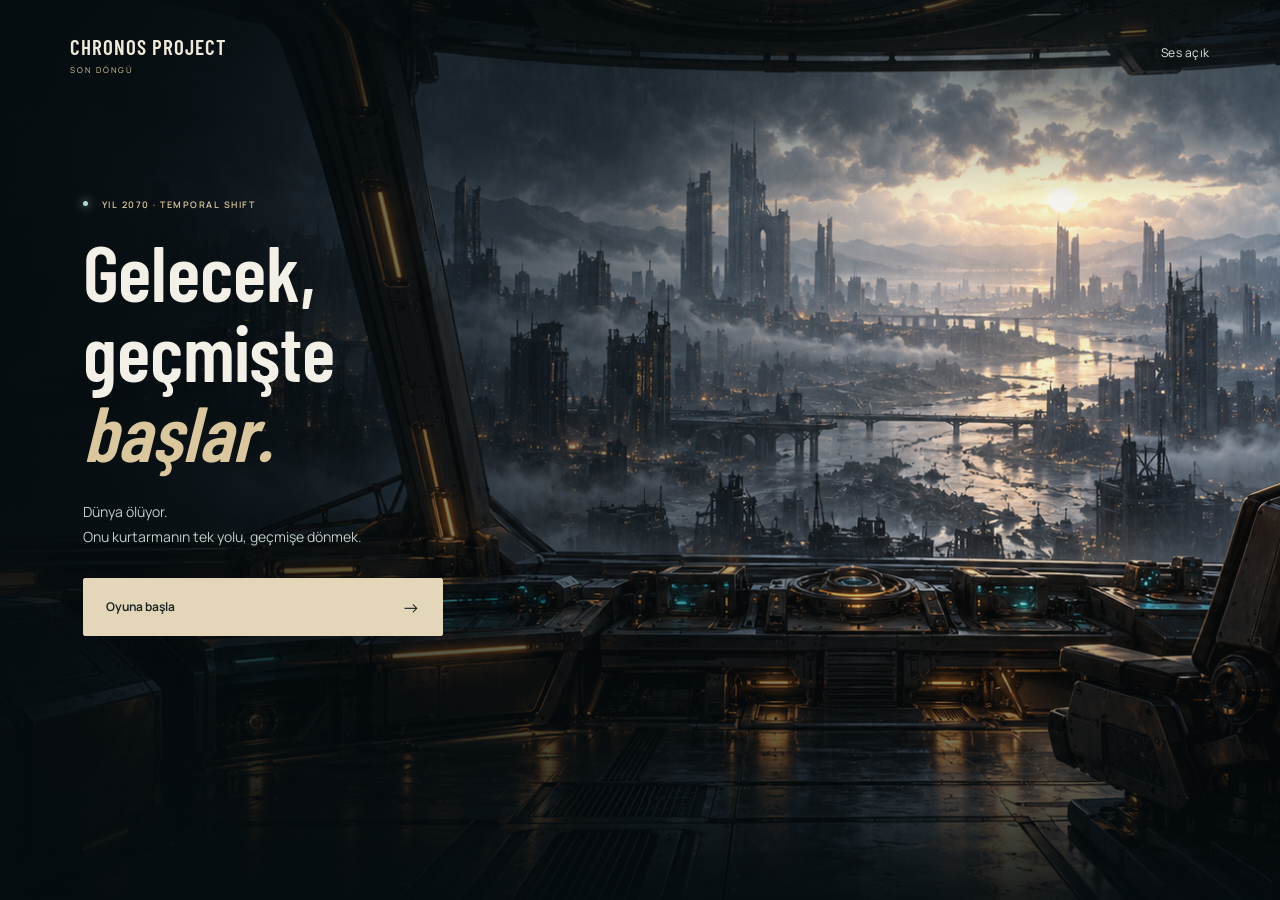
<file: index.html>
<!DOCTYPE html>
<html lang="tr">
<head>
<meta charset="utf-8">
<title>Chronos Project: Son Döngü</title>
<meta name="viewport" content="width=device-width, initial-scale=1">
<link rel="stylesheet" href="css/style.css">
<link rel="stylesheet" href="css/cinema.css">
<link rel="stylesheet" href="css/hud.css">
<link rel="stylesheet" href="css/story.css">
</head>
<body>
<canvas id="window"></canvas>
<div id="app">
  <header><h1>CHRONOS PROJECT<span>SON DÖNGÜ</span></h1><div id="guide"></div></header>

  <aside id="left">
    <section class="panel" id="crew"></section>
    <section class="panel" id="core"></section>
    <details class="panel drawer" id="legacyDrawer"><summary>Geçmişteki görevler <span id="legacyCount">0</span></summary><div id="drops"></div></details>
    <section id="view"><span>GÖZLEM PENCERESİ</span><small id="viewTxt"></small></section>
  </aside>

  <main>
    <section class="panel" id="ops">
      <div class="ptitle"><b>OPERASYON MERKEZİ</b><span id="yearLabel">2070</span>
        <div class="tabs"><button id="btnBridge">Gemi</button><button id="btnMute">Ses: Açık</button> <button id="btnBook">Tarih Kitabı</button> <button id="btnAch">Başarımlar</button></div></div>
      <div id="pulse" aria-label="Dünya Nabzı: hedefleri besleyen göstergeler"></div>
      <div id="mapWrap"><svg id="map"></svg><div id="mapLegend"></div></div>
      <div id="ticker"></div>
    </section>
    <section class="panel" id="timeline">
      <div class="ptitle"><b>ZAMAN ÇİZELGESİ</b><span id="tlHint">Bir çağa tıklayıp o yılın dünyasına bak</span></div>
      <div id="tlBar"></div>
      <div class="shiftBar" id="shiftBar"></div>
      <div class="tlBtns"><button id="btnJump" class="primary">SIÇRAMA HAZIRLIĞI</button><button id="btnSave">Kaydet</button><button id="btnEnd" class="ghost">Döngüyü bitir</button></div>
      <p id="saveStatus" role="status"></p>
    </section>
  </main>

  <aside id="right">
    <section class="panel" id="proto"></section>
    <details class="panel drawer" id="cardDrawer"><summary>Karar kartları <span id="cardCount">2</span></summary><div id="hand"></div></details>
    <details class="panel drawer" id="dataDrawer"><summary>Dünya verileri <span>15</span></summary><div id="pool"></div></details>
  </aside>
</div>
<div id="modal" class="hidden" role="dialog" aria-modal="true"><div id="modalBox" tabindex="-1"></div></div>
<script src="src/map-data.js"></script>
<script src="src/data.js"></script>
<script src="src/content.js"></script>
<script src="src/sim.js"></script>
<script src="src/game.js"></script>
<script src="src/experience.js"></script>
<script src="src/scene-data.js"></script>
<script src="src/save.js"></script>
<script src="src/scene-audio.js"></script>
<script src="src/hud.js"></script>
<script src="src/narrative.js"></script>
<script src="src/cinema.js"></script>
<script src="src/ui.js"></script>
</body>
</html>
</file>
<file: css/style.css>
:root{--bg:#070c10;--panel:rgba(10,20,27,.86);--line:#27414d;--txt:#d8e6ea;--dim:#7f98a2;--cy:#4fd1d9;--grn:#49c97b;--amb:#e6b23c;--red:#e5534b;--blu:#4b8fe0}
*{box-sizing:border-box}
html,body{margin:0;height:100%;background:var(--bg);color:var(--txt);font:13px/1.35 "Segoe UI",system-ui,sans-serif;overflow:hidden}
canvas#window{position:fixed;inset:0;width:100%;height:100%;z-index:0}
#app{position:relative;z-index:1;height:100vh;display:grid;grid-template:44px minmax(0,1fr)/270px minmax(0,1fr) 290px;gap:8px;padding:8px}
header{grid-column:1/-1;display:flex;align-items:center;gap:18px}
h1{margin:0;font-size:19px;letter-spacing:3px;font-weight:700;white-space:nowrap}
h1 span{font-size:11px;letter-spacing:4px;color:var(--cy);margin-left:10px;font-weight:600}
#guide{flex:1;padding:6px 12px;background:rgba(79,209,217,.09);border:1px solid rgba(79,209,217,.35);border-radius:4px;font-size:13px;min-height:30px}
aside,main{display:flex;flex-direction:column;gap:8px;min-height:0}
.panel{background:var(--panel);border:1px solid var(--line);border-radius:5px;padding:8px 10px;backdrop-filter:blur(2px)}
.ptitle{display:flex;justify-content:space-between;align-items:center;gap:8px;font-size:11px;letter-spacing:1px;color:var(--dim);margin-bottom:6px}
.ptitle b{color:var(--txt);font-size:12px;font-weight:700;white-space:nowrap}
#ops{flex:1;display:flex;flex-direction:column;min-height:0}
#mapWrap{flex:1;position:relative;min-height:0;background:#06121b;border:1px solid #1c2f3a;border-radius:3px;overflow:hidden}
svg#map{width:100%;height:100%;display:block}
.region{stroke:#091218;stroke-width:.5;cursor:pointer;transition:fill .35s}
.region:hover{stroke:#fff;stroke-width:1}
.region.sel{stroke:var(--cy);stroke-width:1.6}
.regLabel{font-size:10px;fill:#fff;paint-order:stroke;stroke:#000;stroke-width:2.5px;pointer-events:none;text-anchor:middle;font-weight:600}
.pin{pointer-events:none}
#mapLegend{position:absolute;left:8px;bottom:8px;font-size:11px;background:rgba(5,12,18,.8);padding:5px 8px;border:1px solid #1c2f3a;border-radius:3px;max-width:60%}
#ticker{height:68px;overflow:hidden;font-size:12px;margin-top:6px}
#ticker div{padding:2px 8px;border-left:3px solid var(--line);margin-bottom:2px;background:rgba(255,255,255,.03);white-space:nowrap;overflow:hidden;text-overflow:ellipsis}
#ticker .good{border-color:var(--grn)}#ticker .bad{border-color:var(--red);background:rgba(229,83,75,.12)}
#ticker i{color:var(--dim);font-style:normal;margin-right:8px}
#tlBar{position:relative;height:42px;margin:0 14px}
#tlBar .ln{position:absolute;top:10px;left:0;right:0;height:2px;background:var(--line)}
#tlBar .now{position:absolute;top:10px;left:0;height:2px;background:var(--amb)}
.tick{position:absolute;top:0;transform:translateX(-50%);text-align:center;cursor:pointer;background:none;border:0;color:var(--txt);padding:0;font:inherit}
.tick b{display:block;width:12px;height:12px;margin:4px auto;border-radius:50%;background:#3b5a68;border:2px solid #9fc0cc}
.tick.on b{background:var(--amb);border-color:#fff}
.tick small{font-size:11px;color:var(--dim)}.tick.on small{color:var(--amb)}
.dropDot{position:absolute;top:6px;width:6px;height:10px;transform:translateX(-50%);border-radius:1px}
.tlBtns{display:flex;gap:8px;margin-top:4px}
button{background:#14262f;color:var(--txt);border:1px solid var(--line);border-radius:3px;padding:7px 12px;font:inherit;cursor:pointer}
button:hover:not(:disabled){border-color:var(--cy)}
button:disabled{opacity:.42;cursor:not-allowed}
button.primary{background:#0e4a50;border-color:var(--cy);font-weight:700;letter-spacing:1px;flex:1;color:#fff}
button.primary:hover:not(:disabled){background:#14646c}
button.ghost{background:none;color:var(--dim)}
.tabs button{padding:2px 8px;font-size:11px}
.bar{height:6px;background:#1b2c35;border-radius:2px;overflow:hidden}
.bar i{display:block;height:100%}
.pgroup{margin-bottom:5px}
.pgroup summary{cursor:pointer;display:flex;align-items:center;gap:8px;font-size:12px;font-weight:600;list-style:none;padding:2px 0}
.pgroup summary::-webkit-details-marker{display:none}
.pgroup summary .bar{flex:1}
.prow{display:grid;grid-template-columns:1fr 54px 58px;gap:6px;align-items:center;font-size:12px;padding:1px 0 1px 8px}
.prow .val{text-align:right;color:var(--dim);white-space:nowrap;font-size:11.5px}
.delta{font-size:11px}
.up{color:var(--grn)}.dn{color:var(--red)}
#pool{flex:1;overflow:auto;min-height:0}
.crewRow{display:flex;justify-content:space-between;gap:6px;padding:4px 6px;border:1px solid #1c2f3a;margin-bottom:4px;border-radius:3px;font-size:12px}
.crewRow small{display:block;color:var(--dim);font-size:11px}
.badge{font-size:11px;padding:0 6px;border-radius:2px;background:#14323a;color:var(--cy);white-space:nowrap;height:18px}
.badge.vet{background:#3a3214;color:var(--amb)}
#drops{overflow:auto;max-height:190px;flex:0 1 auto;min-height:60px}
#view{flex:1;min-height:70px;border:2px solid #2d4552;border-radius:5px;padding:5px 9px;font-size:10px;letter-spacing:1px;color:#e7f3f6;text-shadow:0 1px 3px #000;box-shadow:inset 0 0 22px #000a}
#view small{display:block;letter-spacing:0;font-size:12px}
.dropRow{padding:4px 6px;border-left:3px solid var(--cy);margin-bottom:4px;background:rgba(255,255,255,.03);font-size:12px}
.dropRow.dead{border-color:var(--red);opacity:.75}.dropRow.off{border-color:var(--amb)}
.dropRow button{padding:1px 7px;font-size:11px;float:right}
.dropRow small{color:var(--dim);display:block}
.big{font-size:21px;font-weight:700}
#core .big{color:var(--cy)}
#protoVal{color:var(--amb)}
.cards{display:grid;grid-template-columns:repeat(2,1fr);gap:5px}
.card{border:1px solid var(--line);border-radius:4px;padding:5px 7px;background:#101d25;cursor:pointer;font-size:11px;text-align:left;color:var(--dim);min-height:56px}
.card b{display:block;color:var(--txt);font-size:12px;margin-bottom:2px}
.card.red{border-color:#8f3a35}.card.amber{border-color:#8f7330}.card.green{border-color:#2f7f50}.card.blue{border-color:#2f5f96}
.card:hover{background:#17303b}
#modal{position:fixed;inset:0;z-index:5;background:rgba(2,6,9,.78);display:flex;align-items:center;justify-content:center;padding:16px}
#modal.hidden{display:none}
#modalBox{background:#0b171f;border:1px solid var(--cy);border-radius:6px;padding:18px 22px;max-width:980px;width:100%;max-height:94vh;overflow:auto}
#modalBox h2{margin:0 0 8px;letter-spacing:1px;font-size:20px;color:var(--cy)}
#modalBox h3{margin:12px 0 5px;font-size:13px;color:var(--amb);letter-spacing:.5px}
.lead{font-size:14px;line-height:1.5;margin:0 0 8px}
.optGrid{display:grid;grid-template-columns:repeat(auto-fit,minmax(150px,1fr));gap:6px}
.opt{background:#101d25;border:1px solid var(--line);border-radius:4px;padding:7px 9px;color:var(--dim);font-size:12px;text-align:left}
.opt b{display:block;color:var(--txt);font-size:13px;margin-bottom:2px}
.opt.sel{border-color:var(--cy);background:#0f3238}
.opt:disabled b{color:var(--dim)}
.mfoot{display:flex;justify-content:space-between;align-items:center;gap:10px;margin:14px -22px -18px;padding:10px 22px;position:sticky;bottom:-18px;background:#0b171f;border-top:1px solid #1c2f3a}
.chain{border-left:2px solid var(--amb);padding-left:10px;margin:6px 0}
.chain div{padding:2px 0;font-size:13px}
.chain i{color:var(--amb);font-style:normal;font-weight:700;margin-right:8px}
.chain .bad i{color:var(--red)}
.cols{display:grid;grid-template-columns:1fr 1fr;gap:18px}
.stat{display:flex;justify-content:space-between;padding:2px 0;border-bottom:1px solid #16262f;font-size:13px}
.budget{display:flex;height:16px;border-radius:2px;overflow:hidden;margin:3px 0}
.budget i{display:block}
.legend{font-size:11px;color:var(--dim);display:flex;flex-wrap:wrap;gap:8px}
.legend b{display:inline-block;width:9px;height:9px;margin-right:3px;border-radius:1px}
.proj{display:flex;justify-content:space-between;font-size:12px;padding:1px 0}
.fieldImg{width:100%;height:170px;object-fit:cover;border-radius:4px;margin-bottom:8px;object-position:center 40%}
.quote{font-size:17px;font-style:italic;text-align:center;margin:14px 20px;color:#e9f2f4}
.quote small{display:block;font-size:12px;color:var(--dim);margin-top:4px;font-style:normal}
.warn{background:rgba(229,83,75,.14);border:1px solid var(--red);padding:7px 10px;border-radius:4px;margin:6px 0;font-size:13px}
@media (max-height:760px){#ticker{height:40px}#crew .crewRow small{display:none}}

.region.crisis{stroke:#ff9d6e;stroke-width:1.1;animation:crisis 1.6s ease-in-out infinite}
@keyframes crisis{50%{stroke-width:2.2;stroke:#ffd0b5}}
.curLayer{fill:url(#stripe);pointer-events:none;transition:opacity .3s}
.deltaLabel{font-size:15px;font-weight:800;text-anchor:middle;paint-order:stroke;stroke:#000;stroke-width:3px;pointer-events:none}
.deltaLabel.pos{fill:#6dff9c}.deltaLabel.neg{fill:#ff7b72}
.new{color:#6dff9c;font-size:10px;letter-spacing:.5px}
.stepBar{display:flex;gap:5px;margin-bottom:10px}.stepBar i{flex:1;height:3px;background:#1c2f3a;border-radius:2px}.stepBar i.on{background:var(--cy)}
.opt{cursor:pointer}.opt:hover:not(:disabled){border-color:var(--cy);background:#13303a}
.opt.crit{border-color:#8f4a35}
.eraGrid{grid-template-columns:repeat(5,1fr)}
.missionGrid{grid-template-columns:repeat(3,1fr)}
.mission{padding:12px;font-size:13px;line-height:1.4;position:relative}
.mission b{font-size:15px;margin:4px 0}
.roleTag{font-size:10.5px;padding:1px 7px;border-radius:2px;background:#14323a;color:var(--cy)}
.roleTag.res{background:#3a3214;color:var(--amb)}.roleTag.edu{background:#143a22;color:#7fe39f}
.intel{margin-top:8px;padding-top:6px;border-top:1px solid #1f3743;font-size:11.5px;color:#9fc0cc}
.costTag{color:var(--amb);font-size:11.5px}
.tg{display:inline-block;font-style:normal;font-size:11px;margin:4px 4px 0 0;padding:0 6px;border-radius:2px;background:#16262f}
.cause{display:block;color:var(--dim);font-size:11.5px;margin-left:46px}
.mini{padding:0 7px;font-size:11px;margin-left:6px;background:#0e4a50;border-color:var(--cy)}
.stat.big2{font-size:14px;padding:3px 0}
.flat{color:var(--dim)}
.mile{color:var(--amb);font-size:13.5px;font-weight:600;padding:1px 0}
.more{margin-top:8px;font-size:12px}.more summary{cursor:pointer;color:var(--cy)}
.trackRow{grid-template-columns:70px 1fr 40px;padding-left:0}
#saveStatus{font-size:10px;color:var(--dim);line-height:1.4;min-height:14px;margin:7px 0 0}
.saveNote{font-size:12px;color:var(--cy);line-height:1.5}
.resourceLedger{margin:12px 0;padding:10px 0;border-top:1px solid var(--line)}.resourceLedger p{font-size:12px;color:var(--dim);margin:7px 0;line-height:1.6}

/* Komuta: harita ana çalışma alanı, ikincil bilgiler isteğe bağlı. */
:root{--dim:#a1b4bd}
#app{grid-template-columns:230px minmax(0,1fr) 270px;grid-template-rows:minmax(44px,auto) minmax(0,1fr);gap:12px;padding:12px}
.panel{border-color:#20343e;padding:12px;background:rgba(10,20,27,.94)}
#right,#left{overflow-y:auto;scrollbar-width:thin}
#right #proto{order:0}#right #cardDrawer{order:1}#right #dataDrawer{order:2}
#proto .big{display:block;font-size:30px;margin:8px 0 12px}
.trackRow{padding:8px 0;border-bottom:1px solid #20343e}
.crewRow{border:0;border-bottom:1px solid #20343e;padding:7px 0;margin:0}
.crewRow small{margin-top:3px}
#view{min-height:110px;margin-top:8px;border:1px solid #314852}
#ticker{margin-top:10px}
.drawer{flex:0 0 auto}
.drawer>summary{display:flex;justify-content:space-between;align-items:center;gap:8px;cursor:pointer;list-style:none;font-weight:600;font-size:12px;min-height:24px}
.drawer>summary::-webkit-details-marker{display:none}
.drawer>summary:before{content:'+';color:var(--cy);font-size:17px;font-weight:400}
.drawer[open]>summary:before{content:'−'}
.drawer>summary>span{margin-left:auto;color:var(--dim);font-size:11px}
.drawer[open]>summary{margin-bottom:12px}
#pool,#hand,#drops{overflow:visible;max-height:none;min-height:0}
#pool>.ptitle,#hand>.ptitle,#drops>.ptitle{display:none}
.pgroup summary{padding:7px 0}
.pgroup summary:before{content:'▸';color:var(--cy)}.pgroup[open] summary:before{content:'▾'}
.cards{grid-template-columns:1fr}
.card{min-height:58px;padding:10px;font-size:12px}
.missionDesc{display:block}
.missionWhy{display:block;margin-top:12px;padding-top:10px;border-top:1px solid var(--line);font-size:12px;line-height:1.55;color:#bfd0d8}
.missionWhy strong{display:block;font-size:11px;color:var(--cy);margin-bottom:4px}
.regionChoices{grid-template-columns:repeat(4,minmax(0,1fr))}
.eyebrow{display:block;color:var(--cy);font-size:11px;font-weight:650;letter-spacing:1.3px;margin:0 0 10px}
.muted{color:var(--dim);font-size:12px;line-height:1.5}
.tutorialNote{border-left:2px solid var(--cy);padding:8px 12px;background:#0f252d;color:#bfdae2;font-size:13px;line-height:1.6;margin:14px 0}
.introSteps{display:grid;grid-template-columns:repeat(3,minmax(0,1fr));list-style:none;counter-reset:steps;padding:0;margin:24px 0;gap:24px}
.introSteps li{counter-increment:steps;line-height:1.5}
.introSteps li:before{content:'0' counter(steps);display:block;font-size:24px;color:var(--cy);margin-bottom:10px}
.introSteps b,.introSteps span{display:block}.introSteps span{color:var(--dim);margin-top:5px}
.briefing{display:grid;grid-template-columns:1.5fr 1fr;gap:28px;line-height:1.6}
.briefing dl{margin:0}.briefing dl div{padding:10px 0;border-bottom:1px solid var(--line)}
.briefing dt{font-size:11px;color:var(--dim)}.briefing dd{margin:2px 0 0;font-weight:600}
#modalBox{max-width:900px;padding:26px 30px;border-color:#37545d;animation:dialogIn .18s ease-out}
#modalBox h2{font-size:24px;letter-spacing:0;margin-bottom:16px}
.mfoot{margin:22px -30px -26px;padding:14px 30px;bottom:-26px}
.mfoot .primary{flex:0 1 auto;min-width:180px}
.missionGrid{align-items:stretch}.mission{padding:16px}
.opt{line-height:1.5;transition:background .16s,border-color .16s,transform .16s}
.opt:hover:not(:disabled){transform:translateY(-2px)}
.reportStory>section{padding:16px 0;border-bottom:1px solid var(--line)}
.reportStory>section:first-child{padding-top:0}
.reportStory .eyebrow{margin-bottom:8px}
#modalBox .reportStory h3{color:var(--txt);font-size:17px;margin:0 0 8px;line-height:1.5}
.decisionList{color:var(--dim);padding-left:18px;margin:0;font-size:12px;line-height:1.7}
.reportStory .chain{margin:0}.reportStory .chain div{line-height:1.7;padding:4px 0}
.outcome{padding:7px 0;font-size:14px;gap:12px}.outcome b{font-variant-numeric:tabular-nums}
.reportProgress{padding:4px 0 12px}.reportProgress .stat{padding:6px 0}
.more{margin:14px 0}.more>summary{padding:8px 0}
.bar i{transition:width .45s ease-out}
.region.tutorialTarget{stroke:var(--cy);stroke-width:2.5;animation:targetPulse 2s ease-in-out infinite}
button:focus-visible,summary:focus-visible,.region:focus-visible{outline:2px solid var(--cy);outline-offset:4px}
#modalBox:focus{outline:none}
@keyframes dialogIn{from{opacity:0;transform:translateY(8px)}to{opacity:1;transform:translateY(0)}}
@keyframes targetPulse{50%{stroke:#e9ffff;stroke-width:4}}
@media(max-width:1150px){
  #app{grid-template-columns:200px minmax(0,1fr) 235px;gap:8px;padding:8px}
  header{gap:10px}h1{font-size:16px;letter-spacing:1px}h1 span{display:block;margin-left:0;font-size:10px}
  #guide{font-size:12px}.panel{padding:9px}.tabs{display:flex;gap:4px}.ptitle{flex-wrap:wrap}
  .prow{grid-template-columns:1fr 40px 58px;padding-left:0}.trackRow{grid-template-columns:65px 1fr 35px}
  .eraGrid{grid-template-columns:repeat(3,minmax(0,1fr))}
}
@media(max-width:900px){
  html,body{height:auto;min-height:100%;overflow:auto}
  #app{height:auto;min-height:100svh;grid-template-columns:minmax(0,1fr) minmax(0,1fr);grid-template-rows:auto auto auto;gap:12px;padding:12px}
  header{grid-column:1/-1;align-items:flex-start}#guide{min-width:0}
  main{grid-column:1/-1;grid-row:2;min-width:0}#left{grid-column:1;grid-row:3}#right{grid-column:2;grid-row:3}
  #mapWrap{flex:none;height:clamp(260px,45vw,440px)}#view{min-height:100px}
  .missionGrid{grid-template-columns:1fr}.missionWhy{margin-top:8px;padding-top:8px}.mission{padding:12px}
  .regionChoices{grid-template-columns:repeat(3,minmax(0,1fr))}
  #modalBox{padding:20px}.mfoot{margin:20px -20px -20px;padding:12px 20px;bottom:-20px}
  .briefing{gap:18px}.outcome{font-size:13px}
}
@media(max-width:560px){
  header{flex-direction:column}h1 span{display:inline;margin-left:8px}#guide{width:100%}
  #app{grid-template-columns:minmax(0,1fr);padding:8px;gap:8px}
  #left,#right,main{grid-column:1}#right{grid-row:3}#left{grid-row:4}
  #mapWrap{height:260px}#mapLegend{max-width:90%;font-size:10px}#ticker{height:54px}
  .regLabel{font-size:9px}.cols,.briefing,.introSteps{grid-template-columns:1fr}
  .introSteps{gap:14px;margin:18px 0}.introSteps li{position:relative;padding-left:34px}.introSteps li:before{position:absolute;left:0;font-size:18px}
  .eraGrid,.regionChoices{grid-template-columns:repeat(2,minmax(0,1fr))}
  .briefing dl{display:flex;flex-wrap:wrap;gap:16px}.briefing dl div{flex:1}
  #modal{padding:8px}#modalBox{max-height:calc(100svh - 16px);padding:18px}
  #modalBox h2{font-size:21px}.mfoot{margin:18px -18px -18px;padding:10px 18px;bottom:-18px;flex-wrap:wrap}
  .mfoot .primary{min-width:0;flex:1}.mfoot .muted{flex-basis:100%}
  .outcome{flex-wrap:wrap}.stat{gap:8px}.stat>span:last-child{text-align:right}
  .fieldImg{height:130px}.cards{grid-template-columns:repeat(2,minmax(0,1fr))}
}
@media(prefers-reduced-motion:reduce){
  *,*:before,*:after{animation:none!important;transition:none!important;scroll-behavior:auto!important}
}
</file>
<file: css/cinema.css>
/* Sinematik ilk görev: tek mekân, sakin bilgi hiyerarşisi. */
#cinema[hidden]{display:none!important}
#cinema{position:fixed;inset:0;z-index:20;isolation:isolate;overflow:auto;background:#080d10;color:#f2eee5;font-family:"Segoe UI",system-ui,sans-serif;--future:0;--protection:0;--green-opacity:0;--journey:0;--gold:#dbc79d;--ink:#10191b}
#cinema:focus{outline:none}
#cinema *{box-sizing:border-box}
#cinema .cResearcher{display:flex;flex-direction:row}
#cinema .cDebrief,#cinema .cHomeState{display:block}
.cArt,.cFog,.cMotes,.cShade{position:absolute;inset:0;pointer-events:none;z-index:-1;overflow:hidden}
.cArt{transform:scale(1.035);animation:cDrift 25s ease-in-out infinite alternate}
.cArt img{position:absolute;inset:0;width:100%;height:100%;object-fit:cover;object-position:50% 46%;user-select:none}
.cDry{opacity:var(--future)}.cProtected{opacity:var(--green-opacity)}
.cDry,.cProtected{transition:opacity 1.2s ease}
.cRiverShimmer{position:absolute;inset:0;clip-path:polygon(56% 28%,60% 29%,57% 33%,50% 38%,55% 44%,64% 49%,64% 55%,78% 65%,100% 69%,100% 80%,81% 73%,68% 63%,60% 57%,57% 51%,48% 46%,45% 42%,48% 37%,54% 32%);background:repeating-linear-gradient(174deg,transparent 0 12px,#e7f2d93a 13px,transparent 14px 21px);opacity:.09;mix-blend-mode:screen;animation:cRiver 12s linear infinite}
.cFog{opacity:.12;background:radial-gradient(ellipse at 70% 38%,#d7d9ca90,transparent 55%);transform:scale(1.3);animation:cFog 30s ease-in-out infinite alternate;mix-blend-mode:screen}
.cShade{background:linear-gradient(90deg,rgba(5,12,15,.92),rgba(5,12,15,.52) 36%,rgba(5,12,15,.04) 73%),linear-gradient(0deg,rgba(5,12,15,.93),transparent 40%,transparent 78%,rgba(5,12,15,.7))}
.cHeader{position:absolute;top:0;left:0;right:0;display:flex;align-items:center;justify-content:space-between;padding:30px 5.5%;gap:24px}
.cBrand{font-size:13px;letter-spacing:3px;font-weight:700;line-height:1.6;color:#f0eada}
.cBrand span{display:block;color:var(--gold);font-size:9px;letter-spacing:5px;font-weight:400}
.cTools{display:flex;gap:22px;align-items:center}
#cinema .cTools button{font-size:11px;letter-spacing:.5px;color:#e0e5df;border:0;background:none;padding:8px 0;min-height:36px}
.cTools button span{color:var(--gold);margin-left:8px}
.cIntroCopy{position:absolute;top:22%;left:6.5%;width:47%;max-width:650px}
.cKicker{font-size:10px;letter-spacing:2.2px;line-height:1.6;color:var(--gold);margin:0 0 20px;font-weight:600}
.cKicker i{display:inline-block;width:5px;height:5px;background:#b0d7cc;border-radius:50%;margin:0 10px 2px 0;box-shadow:0 0 10px #b0d7cc}
#cinema h1,#cinema h2{font-family:Georgia,"Times New Roman",serif;font-weight:400;letter-spacing:-2px;line-height:1.02;margin:0;color:#f3f0e8;text-wrap:balance;white-space:normal}
#cinema h1{font-size:clamp(58px,min(6.1vw,calc(var(--scene-height) * .1)),100px)}
#cinema h1 em{font-weight:400;color:#dbc79d}
.cSynopsis{font-size:clamp(13px,1vw,16px);line-height:1.75;color:#c1cbc8;margin:28px 0}
.cLore{font-size:11px;line-height:1.8;max-width:370px;color:#b2c1bc;margin:0 0 24px}
.cSaveSummary{font-size:9px;letter-spacing:1px;color:#d9cda9;margin:16px 0}
.cSaveNote{font-size:10px;line-height:1.7;color:#b5c7bc;max-width:390px;margin:14px 0}
#cinema[data-mode=intro][data-has-save=true] h1{font-size:clamp(50px,min(5vw,calc(var(--scene-height) * .09)),82px)}
#cinema[data-mode=intro][data-has-notice=true] h1{font-size:clamp(50px,min(5vw,calc(var(--scene-height) * .09)),82px)}
#cinema[data-mode=intro][data-has-save=true] .cLore{display:none}
#cinema .cPrimary{display:flex;align-items:center;justify-content:space-between;gap:36px;background:#e4d6b8;color:#172324;border:1px solid #e4d6b8;border-radius:2px;padding:16px 22px;min-height:52px;font-size:12px;letter-spacing:.5px;font-weight:650;transition:background .2s,transform .2s;max-width:360px;width:100%;text-align:left}
#cinema .cPrimary:hover{background:#f0e6ce;transform:translateY(-2px)}
.cPrimary>span{font-size:18px;font-weight:400}
#cinema .cText{display:block;background:none;border:0;color:#c6d0cc;font-size:11px;letter-spacing:.3px;padding:12px 0;text-align:left;min-height:40px}
#cinema button:focus-visible,#cinema summary:focus-visible{outline:2px solid #f0e2bc;outline-offset:5px}
.cIntroFoot{position:absolute;bottom:35px;left:6.5%;right:5.5%;display:flex;align-items:flex-end;justify-content:space-between;gap:32px;color:#bac6c0}
.cIntroFoot>span,.cSceneFoot{font-size:9px;letter-spacing:1.5px}
.cIntroFoot p{font-family:Georgia,serif;font-size:17px;line-height:1.5;margin:0 auto 0 5%;color:#d8dccc}
.cLocation{position:absolute;right:5.5%;top:18%;display:flex;align-items:flex-end;flex-direction:column;gap:7px;color:#eef0df;text-shadow:0 2px 12px #0008}
.cLocation>span{font-size:10px;letter-spacing:2px}
.cLocation>strong{font-family:Georgia,serif;font-size:clamp(40px,5vw,72px);font-weight:400;letter-spacing:-2px}
.cLocation>small{font-size:8px;letter-spacing:2px;color:#d4d8ca}
.cBriefCopy{position:absolute;left:6.5%;top:24%;width:38%;max-width:540px}
#cinema h2{font-size:clamp(34px,4.5vw,72px)}
.cBriefCopy>p:not(.cKicker){font-size:14px;line-height:1.8;color:#e0e3d9;max-width:480px;margin:22px 0}
.cBriefCopy>.cSubtle{font-size:12px!important;color:#bbc9c3!important}
.cMissionFacts{display:flex;gap:32px;margin:28px 0 32px}
.cMissionFacts span{font-size:12px;white-space:nowrap}.cMissionFacts small{font-size:8px;letter-spacing:1.2px;color:#aebcb6;display:block;margin-bottom:9px}
.cFieldNote{position:absolute;right:8%;bottom:21%;font-size:11px;line-height:1.75;color:#fff8e8;text-shadow:0 2px 10px #000;display:flex;gap:16px}
.cFieldNote i{width:22px;height:22px;border:1px solid #dcd1a6;border-radius:50%;box-shadow:0 0 0 8px #c9bf9d18;animation:cPin 3s ease-in-out infinite}
.cSceneFoot{position:absolute;bottom:22px;left:5.5%;right:5.5%;display:flex;justify-content:space-between;align-items:center;gap:22px;color:#c0c9bc;line-height:1.5}
.cSceneFoot>span:last-child{font-size:9px;letter-spacing:.3px;text-align:right}
.cMotes i{position:absolute;left:var(--x);bottom:-15px;width:2px;height:2px;background:#efd4a2;border-radius:50%;opacity:0;animation:cMote var(--life) var(--delay) linear infinite}
.cDecisionStory{position:absolute;left:6.5%;top:20%;max-width:590px;width:48%}
#cinema .cDecisionStory h2{font-size:clamp(32px,3.6vw,58px);letter-spacing:-1.5px}
.cDecisionStory>p:not(.cKicker){font-size:15px;line-height:1.8;color:#e1e3d9;margin:18px 0;max-width:560px}
.cDecisionStory .cPrevious{font-size:10px!important;color:#b7cbc2!important;margin-top:24px!important}
.cChoices{position:absolute;bottom:10%;left:6.5%;right:6.5%;display:grid;grid-template-columns:repeat(var(--count),minmax(0,1fr));gap:14px}
#cinema .cChoice{position:relative;text-align:left;border:1px solid #ced6b93d;background:rgba(10,22,23,.94);backdrop-filter:blur(12px);border-radius:2px;padding:22px 24px;color:#d9dfd3;min-height:210px;transition:background .2s,border-color .2s,transform .2s}
#cinema .cChoice:hover:not(:disabled),#cinema .cChoice:focus-visible{background:rgba(20,40,38,.97);border-color:#d9c799;transform:translateY(-4px)}
.cChoiceNum{display:block;font-size:9px;letter-spacing:2px;color:#adbaaf;margin-bottom:12px}
#cinema .cChoice h3{font-family:Georgia,serif;font-size:clamp(18px,1.5vw,23px);font-weight:400;line-height:1.3;color:#f3ebd4;margin:0 20px 12px 0}
.cChoiceAction{display:block;font-size:11px;line-height:1.6;color:#c4cfc8;margin-bottom:18px}
.cChoiceEffect,.cChoiceCost{display:block;font-size:11px;line-height:1.6;margin:9px 0 0}
.cChoiceEffect{color:#c3dbb9}.cChoiceCost{color:#d8c5a5}
.cChoiceEffect b,.cChoiceCost b{font-size:7px;letter-spacing:1.6px;display:block;font-weight:600;opacity:.75;margin-bottom:3px}
.cChoiceArrow{position:absolute;top:20px;right:20px;color:#dbc79d;font-size:18px}
.cLegacyForecast{display:block;font-size:9px;line-height:1.6;color:#bdcbbd;margin-top:13px;padding-top:10px;border-top:1px solid #c1c8aa26}
.cLegacyForecast>b{color:#eadab5;white-space:nowrap;font-size:10px;font-weight:500;margin-left:8px}
.cChoiceNote{display:block;font-size:9px;line-height:1.7;color:#d0c7ae;margin-top:8px}
.cEnergyLedger{border-top:1px solid #d6dfc825;padding-top:14px;margin:18px 0;color:#c4d1bd}
.cEnergyLedger>span{font-size:8px;letter-spacing:1px}.cEnergyLedger>b{display:block;font-family:Georgia,serif;font-size:24px;font-weight:400;color:#e9ddbd;margin-top:9px}
.cEnergyLedger>p{font-size:11px;line-height:1.6;margin:8px 0}.cEnergyLedger>small{font-size:10px;color:#b9cbb5;line-height:1.7}
#cinema[data-mode=decision] .cShade{background:linear-gradient(90deg,rgba(5,12,15,.9),rgba(5,12,15,.45) 46%,rgba(5,12,15,.02) 82%),linear-gradient(0deg,#050c0f,transparent 85%)}
.cPlaceMarker{position:absolute;left:61%;top:49%;font-size:9px;letter-spacing:1px;color:#e9e1c3;display:flex;align-items:center;gap:14px;text-shadow:0 2px 8px #000}
.cPlaceMarker i{width:17px;height:17px;border:1px solid #e7d8aa;box-shadow:0 0 0 8px #d4be8515;border-radius:50%;transition:box-shadow .3s,border-color .3s}
.cResearcher{position:absolute;right:6%;top:35%;width:27%;max-width:380px;display:flex;align-items:center;gap:15px;text-shadow:0 2px 12px #000}
.cResearcher>img{width:80px;height:104px;object-fit:contain;object-position:bottom;filter:drop-shadow(0 5px 18px #0009)}
.cResearcher>div{max-width:240px}.cResearcher span{font-size:8px;letter-spacing:1.6px;color:#dbc79d}
.cResearcher p{font-family:Georgia,serif;font-size:15px;line-height:1.7;color:#f0e9d5;margin:9px 0 0}
#cinema[data-mode=decision] .cPlaceMarker{left:54%;top:53%}
.cNextFocus{border-left:1px solid #cbb98c66;padding-left:12px;margin:18px 0 24px}
.cNextFocus>b{color:#e1d3ad;font-size:11px;font-weight:550}.cNextFocus p{font-size:10px;line-height:1.8;color:#bfcebc;margin:7px 0 0}
.cHomeCopy{position:absolute;top:23%;left:6.5%;width:41%;max-width:570px;max-height:calc(var(--scene-height) * .77 - 70px);overflow:auto;scrollbar-width:thin;padding-right:8px}
.cHomeMetrics{display:flex;gap:32px;margin:30px 0}.cHomeMetrics .cMetric>b{font-size:32px}
.cHomeCopy .cNextFocus{max-width:450px;margin-bottom:28px}.cHomeCopy .cNextFocus p{font-size:12px}
.cHomeState{position:absolute;right:6%;top:36%;width:27%;max-width:350px;background:linear-gradient(90deg,transparent,#07101280);padding:0 12px 12px 0}
#cinema .cHomeState h3{font-family:Georgia,serif;font-size:27px;line-height:1.2;font-weight:400;letter-spacing:-.6px;color:#f1e9d8;margin:0 0 16px}
.cHomeState .cTracks{margin:18px 0}.cHomeHint{font-size:11px;color:#c2d0c1;line-height:1.8}
.cHomeLegacy{margin-top:28px;padding-top:18px;border-top:1px solid #d6dfc825}.cHomeLegacy>span{font-size:8px;letter-spacing:1.4px;color:#bac8b7}.cHomeLegacy>b{font-size:13px;font-weight:500;display:block;margin-top:10px;color:#eadfc2}.cHomeLegacy>p{font-size:10px;color:#b5c8b7}
.cHomeLegacy>small{font-size:10px;color:#d7c69e}
#cinema[data-preview=tension] .cPlaceMarker i{border-color:#e7a384;box-shadow:0 0 0 25px #e7a38425}
#cinema[data-preview=care] .cPlaceMarker i{border-color:#b8d9b0;box-shadow:0 0 0 20px #b8d9b025}
#cinema[data-preview=spread] .cPlaceMarker i{box-shadow:0 0 0 40px #d4be8525}
.cJourneyCopy{position:absolute;left:6.5%;top:24%;max-width:570px;width:50%}
#cinema .cJourneyCopy h2{font-size:clamp(36px,4vw,64px);line-height:1.1}
.cYear{position:absolute;right:7%;top:34%;display:flex;align-items:flex-end;flex-direction:column}
.cYear b{font-family:Georgia,serif;font-size:clamp(70px,11vw,170px);font-weight:400;letter-spacing:-7px;color:#f3e9cf;text-shadow:0 3px 35px #0006;font-variant-numeric:tabular-nums}
.cYear span{font-size:9px;letter-spacing:2px;color:#e0e5d5}
.cTravelTarget{position:absolute;inset:0;z-index:-1;background:url('../assets/cinema/anatolia-430.png') center/cover;opacity:var(--transit,0);transform:scale(calc(1.14 - var(--transit,0) * .1));filter:blur(calc(6px - var(--transit,0) * 6px))}
.cTravelTarget:after{content:'';position:absolute;inset:0;background:linear-gradient(0deg,#050c0f99,transparent 70%),#050c0f33}
.cTravelLabel{position:absolute;top:36%;left:0;right:0;text-align:center;text-shadow:0 3px 40px #000}
#cinema .cTravelLabel h2{font-size:clamp(70px,10vw,150px)}.cTravelLabel>p:last-child{font-size:12px;letter-spacing:3px;color:#f0e9d3}
.cTimeline{position:absolute;left:6.5%;right:6.5%;bottom:20%;height:26px;display:flex;justify-content:space-between;border-top:1px solid #d6dfc840}
.cTimeline>span{padding-top:10px;font-size:9px;color:#d8e3cd;letter-spacing:1px}
.cTimeline>i{position:absolute;top:-1px;height:1px;background:#e7d1a1;left:0;box-shadow:0 0 8px #e7d1a166}
.cTrace{position:absolute;left:6.5%;bottom:25%;max-width:600px;width:55%;font-size:15px;line-height:1.8;color:#f0eddc}
.cReplayMetrics{position:absolute;bottom:9%;left:6.5%;display:flex;gap:42px}
.cMetric>span{display:block;font-size:9px;letter-spacing:1px;color:#c6d2c1;margin-bottom:8px}
.cMetric>b{font-size:26px;font-family:Georgia,serif;font-weight:400;color:#f3e5c4;font-variant-numeric:tabular-nums}
.cMetric>b small{font-family:system-ui;font-size:10px;color:#a5b8aa;margin-left:5px}
#cinema[data-mode=replay] .cArt{animation:none;transform:scale(calc(1.035 + var(--journey) * .045))}
#cinema[data-mode=replay] .cDry,#cinema[data-mode=replay] .cProtected{transition:opacity .2s linear}
.cResultCopy{position:absolute;left:6.5%;top:23%;max-width:550px;width:42%}
#cinema .cResultCopy h2{font-size:clamp(34px,4vw,64px)}
.cResultCopy>p:not(.cKicker){font-size:13px;line-height:1.8;color:#dce4d5;margin:22px 0}
#cinema[data-mode=result] .cShade{background:linear-gradient(90deg,#050c0feb,#050c0f80 42%,#050c0f18 56%,#050c0fda 79%),linear-gradient(0deg,#050c0f,transparent 70%)}
.cCompare{display:inline-flex;gap:2px;padding:3px;border:1px solid #d6dfc840;margin:12px 0 26px}
#cinema .cCompare button{border:0;border-radius:1px;background:transparent;color:#bbcbbd;font-size:10px;padding:10px 18px}
#cinema .cCompare .selected{background:#d6dfc820;color:#f4e6bd}
.cResultMetrics{display:flex;gap:40px;margin-bottom:22px}.cResultMetrics .cMetric>b{font-size:36px}
.cMetric>em{font-style:normal;font-size:10px;display:block;color:#c9d4bc;margin-top:9px}
.cTension{display:flex;align-items:baseline;gap:15px;max-width:420px;padding-top:12px;border-top:1px solid #d6dfc825;font-size:11px;color:#c1cfbb}
.cTension>b{font-size:18px;font-weight:400;color:#e2dfc3}.cTension b small{font-size:9px;margin-left:4px;color:#aebead}
.cTension>em{font-size:10px;font-style:normal;color:#b5cbb0}.cTension.hasCost>em{color:#e3b194}
.cResultCopy>.cArtNote{font-size:9px!important;line-height:1.6!important;color:#acbbb0!important;max-width:360px}
.cDebrief{position:absolute;right:5.5%;top:23%;width:29%;max-width:390px;max-height:calc(var(--scene-height) * .77 - 70px);overflow:auto;scrollbar-width:thin;scrollbar-color:#768378 transparent;padding-right:10px}
#cinema .cDebrief h3{font-family:Georgia,serif;font-size:30px;line-height:1.1;font-weight:400;letter-spacing:-.8px;color:#f4eddc;margin:0 0 16px}
.cDebrief>p:not(.cKicker){font-size:11px;color:#c2d0c1;line-height:1.8}
.cTracks{margin:22px 0}.cTracks>div{display:flex;justify-content:space-between;font-size:11px;padding:9px 0;border-bottom:1px solid #d6dfc825}.cTracks b{font-size:11px;font-weight:500;color:#e6d5ae}.cTracks i{font-style:normal;color:#98aa9b;margin:0 10px}
.cCardLabel{font-size:9px!important;letter-spacing:1px;text-transform:uppercase;color:#e4d4b0!important}
.cRewardCards{display:flex;flex-direction:column;gap:6px;margin:12px 0 18px}
#cinema .cRewardCards button{text-align:left;border:1px solid #b7c4ac3b;background:#0d1c1bd9;padding:10px 12px;font-size:11px;border-radius:1px}
.cRewardCards b{display:block;color:#e6dfc9;font-size:11px;font-weight:500}.cRewardCards span{display:block;font-size:9px;color:#b6c6b5;line-height:1.6;margin-top:4px}
#cinema .cRewardCards button:hover{border-color:#dbc79d;background:#1c302ad9}
#cinema .cDebrief .cPrimary{font-size:11px;padding:13px 18px;min-height:44px}
#cinema .cDebrief .cText{font-size:10px}
@keyframes cDrift{from{transform:scale(1.035) translateX(-.4%)}to{transform:scale(1.07) translateX(.4%)}}
@keyframes cFog{from{transform:translate(-3%,2%) scale(1.2)}to{transform:translate(3%,-1%) scale(1.3)}}
@keyframes cMote{0%{transform:translate(0,0);opacity:0}15%{opacity:.4}80%{opacity:.25}100%{transform:translate(50px,-65vh);opacity:0}}
@keyframes cPin{50%{box-shadow:0 0 0 16px #c9bf9d08}}
@keyframes cRiver{to{background-position:16px 21px}}
@media(min-width:1000px) and (max-height:800px){
 .cHeader{padding-top:20px}.cIntroCopy{top:19%}#cinema h1{font-size:clamp(48px,5.5vw,80px)}.cSynopsis{margin:18px 0;font-size:13px}.cIntroFoot{bottom:22px}
 .cBriefCopy{top:21%;width:40%}#cinema h2{font-size:50px}.cBriefCopy>p:not(.cKicker){font-size:12px;margin:14px 0}.cMissionFacts{margin:20px 0}.cKicker{margin-bottom:12px}
 .cDecisionStory{top:18%}.cDecisionStory>p:not(.cKicker){font-size:13px;margin:12px 0}#cinema .cDecisionStory h2{font-size:40px}.cDecisionStory .cPrevious{margin-top:10px!important}
 #cinema .cChoice{padding:16px 20px;min-height:190px}.cChoiceAction{margin-bottom:10px}.cChoiceNum{margin-bottom:8px}.cChoices{bottom:9%}
 .cResultCopy,.cDebrief{top:20%}.cDebrief{max-height:calc(var(--scene-height) * .8 - 70px)}#cinema .cResultCopy h2{font-size:46px}.cResultCopy>p:not(.cKicker){margin:16px 0}.cCompare{margin:8px 0 20px}.cResultMetrics .cMetric>b{font-size:30px}
 .cDebrief>p:not(.cKicker){font-size:10px}.cTracks{margin:10px 0}.cTracks>div{padding:6px 0}.cRewardCards{margin:8px 0 12px}.cRewardCards span{font-size:8px}.cDebrief .cKicker{margin-bottom:10px}#cinema .cDebrief h3{font-size:26px;margin-bottom:10px}
 .cResearcher{top:34%;gap:12px}.cResearcher>img{width:60px;height:82px}.cResearcher p{font-size:12px}.cResearcher span{font-size:7px}.cNextFocus{margin:12px 0}
 .cHomeCopy{top:21%;max-height:calc(var(--scene-height) * .79 - 70px)}.cHomeMetrics{margin:16px 0;gap:26px}.cHomeMetrics .cMetric>b{font-size:27px}.cHomeCopy .cNextFocus{margin-bottom:20px}.cHomeCopy .cNextFocus p{font-size:11px}.cHomeState{top:34%;max-height:calc(var(--scene-height) * .66 - 70px);overflow:auto;scrollbar-width:thin}.cHomeLegacy{margin-top:18px;padding-top:12px}.cHomeHint{font-size:10px}
}
@media(max-width:999px){
 #cinema{padding-bottom:24px}
 .cArt,.cFog,.cMotes,.cShade{position:fixed}
 .cShade{background:linear-gradient(90deg,#050c0ff0,#050c0f7a),linear-gradient(0deg,#050c0f,transparent)}
 .cHeader{position:relative;padding:22px 6%;gap:14px}.cBrand{font-size:10px;letter-spacing:2px}.cBrand span{font-size:8px;letter-spacing:3px}.cTools{gap:15px}#cinema .cTools button{font-size:10px}
 .cIntroCopy,.cBriefCopy,.cDecisionStory,.cJourneyCopy,.cResultCopy,.cDebrief{position:relative;top:auto;left:auto;right:auto;max-width:none;width:auto;margin:36px 7%}
 #cinema h1{font-size:clamp(64px,10vw,100px)}.cIntroCopy{margin-top:calc(var(--scene-height) * .08);max-width:580px}.cSynopsis{font-size:14px}.cIntroFoot{position:relative;left:auto;right:auto;bottom:auto;margin:64px 7% 10px}.cIntroFoot>span:last-child{display:none}.cIntroFoot p{font-size:14px}
 .cLocation{position:relative;top:auto;right:auto;margin:14px 7% 0}.cLocation>strong{font-size:46px}.cLocation>span{font-size:8px}.cLocation>small{font-size:7px}
 .cBriefCopy{max-width:540px;margin-top:28px}#cinema h2{font-size:48px}.cBriefCopy>p:not(.cKicker){font-size:13px}.cFieldNote{position:relative;right:auto;bottom:auto;margin:36px 7%;font-size:10px}
 .cSceneFoot{position:relative;left:auto;right:auto;bottom:auto;margin:30px 7% 0;flex-wrap:wrap;font-size:8px;letter-spacing:1px}.cSceneFoot>span:last-child{text-align:left;font-size:8px}
 .cDecisionStory{max-width:650px;margin-top:24px;margin-bottom:22px}.cDecisionStory>p:not(.cKicker){font-size:14px}.cPrevious{margin-top:14px!important}
 .cPlaceMarker{display:none}.cChoices{position:relative;left:auto;right:auto;bottom:auto;margin:24px 7%;grid-template-columns:1fr;gap:10px}#cinema .cChoice{min-height:0;padding:20px}.cChoiceNum{display:inline-block;margin:0 14px 10px 0}.cChoiceAction{margin-bottom:12px}.cChoiceEffect,.cChoiceCost{font-size:11px}
 .cResearcher{position:relative;top:auto;right:auto;width:auto;max-width:600px;margin:20px 7% 28px;gap:18px}.cResearcher>img{width:54px;height:70px}.cResearcher>div{max-width:none}.cResearcher p{font-size:13px}.cResearcher span{font-size:8px}.cNextFocus p{font-size:12px}
 .cHomeCopy,.cHomeState{position:relative;top:auto;left:auto;right:auto;width:auto;max-width:600px;margin:32px 7%;padding:0;background:none;max-height:none;overflow:visible}.cHomeState{border-top:1px solid #d6dfc830;padding-top:28px}.cHomeMetrics{gap:30px}.cHomeCopy .cNextFocus p{font-size:12px}
 #cinema .cChoice h3{font-size:24px}.cChoiceEffect b,.cChoiceCost b{font-size:8px}.cChoiceArrow{top:22px}
 .cJourneyCopy{margin-top:calc(var(--scene-height) * .1)}#cinema .cJourneyCopy h2{font-size:40px}.cYear{position:relative;right:auto;top:auto;margin:32px 7%}.cYear b{font-size:100px;letter-spacing:-4px}
 .cTimeline,.cTrace,.cReplayMetrics{position:relative;left:auto;right:auto;bottom:auto;margin:28px 7%;width:auto}.cTrace{font-size:13px;max-width:none;min-height:50px}.cReplayMetrics{gap:40px}
 .cResultCopy{margin-top:28px;max-width:600px}.cDebrief{margin-top:40px;padding-top:28px;border-top:1px solid #d6dfc840;max-width:600px;max-height:none;overflow:visible;padding-right:0}.cResultMetrics{gap:34px}.cRewardCards{gap:10px}#cinema .cRewardCards button{padding:14px}.cRewardCards span{font-size:11px}.cDebrief>p:not(.cKicker){font-size:13px}.cTracks>div{padding:12px 0}
 #cinema[data-mode=result] .cShade{background:linear-gradient(90deg,#050c0fe8,#050c0f82),linear-gradient(0deg,#050c0f,transparent)}
}
@media(min-width:1000px) and (max-height:740px){
 #cinema[data-mode=decision] .cArt,#cinema[data-mode=decision] .cFog,#cinema[data-mode=decision] .cMotes,#cinema[data-mode=decision] .cShade{position:fixed}
 #cinema[data-mode=decision] .cDecisionStory{position:relative;top:auto;left:auto;margin:110px 6.5% 20px;width:52%}
 #cinema[data-mode=decision] .cResearcher{top:130px}
 #cinema[data-mode=decision] .cChoices{position:relative;left:auto;right:auto;bottom:auto;margin:25px 6.5%}
 #cinema[data-mode=decision] .cPlaceMarker{display:none}
 #cinema[data-mode=decision] .cSceneFoot{position:relative;left:auto;right:auto;bottom:auto;margin:24px 6.5%}
}
@media(max-width:480px){
 .cHeader{align-items:flex-start}.cTools{flex-direction:column;gap:0;align-items:flex-end}#cinema .cTools button{font-size:9px;min-height:30px;padding:4px 0}
 .cIntroCopy{margin-top:calc(var(--scene-height) * .07)}#cinema h1{font-size:68px}.cSynopsis{font-size:12px}.cIntroFoot{margin-top:54px}.cIntroFoot p{font-size:13px}.cIntroFoot>span{font-size:7px}
 #cinema h2{font-size:42px}.cMissionFacts{gap:20px;flex-wrap:wrap}.cMissionFacts span{font-size:11px}.cMissionFacts small{font-size:7px}
 .cLocation{margin-top:6px}.cLocation>strong{font-size:38px}.cKicker{font-size:8px;letter-spacing:1.4px}
 .cDecisionStory>p:not(.cKicker){font-size:13px}#cinema .cDecisionStory h2{font-size:34px}.cChoices{margin-top:22px}
 .cChoiceEffect,.cChoiceCost{font-size:10px}#cinema .cChoice h3{font-size:21px}
 .cResultMetrics{gap:28px}.cResultMetrics .cMetric>b{font-size:32px}.cCompare button{padding:10px 12px!important}.cJourneyCopy{margin-top:calc(var(--scene-height) * .04)}
}
@media(prefers-reduced-motion:reduce){
 #cinema *,#cinema *:before,#cinema *:after{animation:none!important;transition:none!important;scroll-behavior:auto!important}
 .cMotes{display:none}
}
</file>
<file: css/hud.css>
/* Sabit kaynak şeridi: gemi durumu sahne ve diyaloglarla birlikte okunur. */
:root{--hud-height:0px;--hud-size:76px;--scene-height:100svh}
body.hasResourceHud{--hud-height:var(--hud-size);--scene-height:calc(100svh - var(--hud-height))}
#resourceHud[hidden]{display:none!important}
#resourceHud{position:fixed;inset:0 0 auto;z-index:40;height:var(--hud-size);display:grid;grid-template-columns:minmax(140px,.9fr) minmax(300px,2fr) minmax(350px,2.4fr);gap:24px;padding:10px 3%;background:linear-gradient(180deg,#1b2425,#0c1519 85%);border-bottom:1px solid #8e85634d;box-shadow:0 4px 24px #0005;color:#e9e2cd;font:12px/1.25 "Segoe UI",system-ui,sans-serif;text-align:left;letter-spacing:0}
#resourceHud .hudGroup{min-width:0}
#resourceHud .hudCaption{display:block;font-size:8px;letter-spacing:1.4px;color:#9eacaa;white-space:nowrap;margin-bottom:7px}
#resourceHud dl{display:flex;gap:18px;margin:0}
#resourceHud .hudItem{display:flex;align-items:center;gap:10px;flex:1;min-width:0}
#resourceHud .hudItem>div{min-width:0;flex:1}
#resourceHud svg{width:23px;height:23px;flex:0 0 23px;fill:none;stroke:#b9ae8c;stroke-width:1.4;stroke-linecap:round;stroke-linejoin:round}
#resourceHud dt{font-size:9px;color:#c0cac5;white-space:nowrap}
#resourceHud dd{margin:0;font-size:18px;line-height:1.1;font-weight:550;font-variant-numeric:tabular-nums;color:#e9e2cd}
#resourceHud .hudMeter{display:block;height:2px;background:#293333;margin-top:5px;max-width:90px;overflow:hidden}
#resourceHud .hudMeter i{display:block;height:100%;background:#c6b786;transition:width .45s ease-out}
#resourceHud .hudEnergy dl{max-width:150px}
#resourceHud .hudEnergy svg{stroke:#86bfc0}
#resourceHud .hudEnergy .hudMeter i{background:#86bfc0}
#resourceHud .hudCrew{border-left:1px solid #7b886638;border-right:1px solid #7b886638;padding:0 24px}
#resourceHud [data-empty=true] dd{color:#889894}
#resourceHud[data-low-energy=true] .hudEnergy dd{color:#e4a187}
body.hasResourceHud #app{margin-top:var(--hud-height);height:calc(100svh - var(--hud-height))}
body.hasResourceHud #cinema{top:var(--hud-height)}
body.hasResourceHud #modal{top:var(--hud-height)}
body.hasResourceHud #modalBox{max-height:calc(100svh - var(--hud-height) - 32px)}
@media(max-width:1100px){
 #resourceHud{grid-template-columns:120px minmax(240px,1fr) minmax(285px,1.3fr);gap:16px;padding-left:18px;padding-right:18px}
 #resourceHud .hudCrew{padding:0 16px}#resourceHud dl{gap:12px}#resourceHud .hudItem{gap:7px}#resourceHud svg{width:20px;height:20px;flex-basis:20px}
}
@media(max-width:900px){
 body.hasResourceHud #app{height:auto;min-height:calc(100svh - var(--hud-height))}
}
@media(max-width:760px){
 :root{--hud-size:122px}
 #resourceHud{grid-template-columns:minmax(80px,.8fr) minmax(0,2.4fr);grid-template-rows:1fr 1fr;gap:8px 16px;padding:8px 16px}
 #resourceHud .hudCaption{font-size:7px;letter-spacing:1px;margin-bottom:5px}
 #resourceHud .hudEnergy{grid-column:1;grid-row:1}
 #resourceHud .hudCrew{grid-column:2;grid-row:1;border-right:0;padding:0 0 0 14px}
 #resourceHud .hudPrototype{grid-column:1/-1;grid-row:2;border-top:1px solid #7b886638;padding-top:6px}
 #resourceHud .hudPrototype .hudCaption{display:none}
 #resourceHud .hudItem{gap:8px}#resourceHud dd{font-size:16px}#resourceHud dt{font-size:8px}
 #resourceHud .hudPrototype dl{gap:16px}#resourceHud .hudMeter{max-width:none;margin-top:3px}
}
@media(max-width:380px){
 #resourceHud{padding-left:10px;padding-right:10px;column-gap:10px;grid-template-columns:76px minmax(0,1fr)}
 #resourceHud .hudCrew{padding-left:10px}#resourceHud .hudCrew dl{gap:8px}#resourceHud .hudCrew svg{display:none}
}
@media(max-width:560px){body.hasResourceHud #modalBox{max-height:calc(100svh - var(--hud-height) - 16px)}}
@media(prefers-reduced-motion:reduce){#resourceHud *{animation:none!important;transition:none!important}}
</file>
<file: css/story.css>
@font-face{font-family:Manrope;src:url('../assets/fonts/Manrope.ttf') format('truetype');font-style:normal;font-weight:200 800;font-display:swap}
@font-face{font-family:Barlow;src:url('../assets/fonts/BarlowCondensed-SemiBold.ttf') format('truetype');font-style:normal;font-weight:600;font-display:swap}
:root{--story-paper:#e6e1d1;--story-muted:#a3b0ad;--story-amber:#c7b385}
body.storyMode{font-family:Manrope,'Avenir Next',sans-serif;background:#0b1316;color:var(--story-paper)}
.storyMode button,.storyMode #cinema,.storyMode #resourceHud{font-family:Manrope,'Avenir Next',sans-serif}
.storyMode #app{grid-template:50px minmax(0,1fr)/minmax(0,1fr) 340px;gap:16px 28px;padding:16px 28px}
.storyMode #app>header{gap:28px;align-items:center}
.storyMode #app>header h1{font-family:Barlow,Manrope,sans-serif;font-weight:600;font-size:28px;letter-spacing:1px}
.storyMode #app>header h1 span{font-family:Manrope,sans-serif;font-size:9px;font-weight:500;letter-spacing:2px;color:#9daea7}
.storyMode #guide{background:none;border:0;padding:0;font-size:11px;line-height:1.7;color:#a6b8b4}
.storyMode #guide b{color:#d4d9ca}
.storyMode #left,.storyMode #proto{display:none}
.storyMode main{grid-column:1;grid-row:2;min-width:0;gap:16px}
.storyMode #right{grid-column:2;grid-row:2;overflow:auto;scrollbar-width:thin;scrollbar-color:#6f8075 transparent;gap:12px;padding-right:6px}
.storyMode .panel{background:transparent;border:0;box-shadow:none;border-radius:0;padding:0;backdrop-filter:none}
.storyMode #ops>.ptitle{padding:0 0 12px;flex-wrap:wrap}.storyMode .ptitle b{font-size:10px;letter-spacing:1.2px;font-weight:600;color:#a9b9b3}
.storyMode #mapWrap{border:1px solid #56706355;border-radius:0;background:radial-gradient(ellipse at 55% 45%,#1a292c,#0b171d 85%);box-shadow:inset 0 0 70px #03090ba0}
.storyMode .region{stroke:#142024;stroke-width:.7;transition:fill .45s,stroke .2s}
.storyMode .region:hover,.storyMode .region.sel{stroke:#dbc79a;stroke-width:1.8}
.storyMode .region.crisis{stroke:#9c8c66;animation:none}
.storyMode .region.tutorialTarget{stroke:#dbc79a;animation:none}
.storyMode .regLabel{font-family:Manrope,sans-serif;fill:#d4ddd3;font-size:9px;font-weight:500;stroke:#0b171c;stroke-width:3px}
.storyMode #mapLegend{max-width:85%;background:#0c171adb;border:0;border-left:2px solid #ad9d76;border-radius:0;font-size:9px;color:#aab9b3;line-height:1.8}
.storyMode #ticker{height:54px;font-size:10px;line-height:1.7;margin-top:12px;color:#a2b2ad}.storyMode #ticker div{background:none;border-left-width:1px}
.storyMode #timeline{border-top:1px solid #56645466;padding-top:12px}.storyMode #tlHint{font-size:9px}
.storyMode button{border-radius:2px;border-color:#52645d;color:#dce3d9}
.storyMode button.primary{background:#c4b185;color:#182121;border-color:#c4b185;letter-spacing:0;font-size:12px;font-weight:650}
.storyMode button.primary:hover:not(:disabled){background:#dbc89b;border-color:#dbc89b}
.storyMode .tabs button{font-size:10px;padding:4px 8px;background:#152226}
.storyMode .drawer{border-top:1px solid #52645d77;padding-top:14px}.storyMode .drawer>summary{font-weight:500;font-size:11px;color:#b5c2b9}
.storyMode .drawer>summary:before{color:#b8ab86}.storyMode #pool{padding-top:8px}.storyMode .card{border:0;border-bottom:1px solid #43574e77;border-radius:0;background:#142126;font-size:11px}.storyMode .card b{font-size:12px;font-weight:550}
.storyDialogue{position:relative;display:flex;flex-direction:row;gap:18px;align-items:end;max-width:none;width:auto;top:auto;right:auto;margin:0;isolation:isolate}
.storyDialogue>img{width:100px;height:145px;object-fit:contain;object-position:center bottom;filter:drop-shadow(0 7px 9px #0004);flex-shrink:0}
.storyDialogue>div{min-width:0;max-width:none;flex:1}.storyDialogue span{font-size:13px;letter-spacing:0;color:#d8c99e;font-weight:650;text-transform:none}
.storyDialogue small{display:block;font-size:9px;color:#9bada8;margin-top:4px;line-height:1.6}
.storyDialogue p{font-size:12px;line-height:1.85;color:#d6ddd2;margin:12px 0 0;letter-spacing:0;font-style:normal}
.storyListen{display:block;margin-top:10px;font-size:10px;background:none;border:0;padding:4px 0;color:#d0bd8f}
.storyListen[hidden]{display:none!important}
.storyMode #modalBox{background:#101c20;border:1px solid #66705c;border-radius:2px;padding:30px;max-width:1120px}
.storyMode #modalBox h2{font-family:Barlow,Manrope,sans-serif;font-size:34px;font-weight:600;line-height:1.15;color:#e0dfce;letter-spacing:0}
.storyMode #modalBox h3{font-family:Manrope,sans-serif;font-size:17px;font-weight:600;line-height:1.6;color:#d1c39c;letter-spacing:0}
.storyMode #modalBox .lead{font-size:14px;line-height:1.85;max-width:760px}
.storyMode .mfoot{background:#101c20}.storyMode .missionGrid{grid-template-columns:repeat(3,minmax(0,1fr));gap:24px}
.storyMode .mission{padding:0 0 16px;background:none;border:0;border-radius:0;border-bottom:1px solid #71857177;display:flex;flex-direction:column;gap:12px;overflow:hidden;transform:none}
.storyMode .mission:hover{background:#23302a55;border-color:#d5c39a;transform:none}
.missionRequester{display:flex;align-items:end;gap:12px;padding:0 12px;background:linear-gradient(0deg,#24332e88,transparent)}
.missionRequester img{width:76px;height:108px;object-fit:contain;object-position:bottom;flex:0 0 76px}
.missionRequester>span{padding-bottom:14px}.missionRequester strong{display:block;font-size:12px;color:#d5c297;font-weight:600}.missionRequester small{display:block;font-size:8px;line-height:1.6;margin-top:5px}
.missionQuote{padding:0 12px;font-size:12px;line-height:1.8;color:#d0d9ce;min-height:100px}
.storyMode .mission>.roleTag,.storyMode .mission>b,.storyMode .mission>.missionDesc,.storyMode .mission>.missionWhy,.storyMode .mission>.intel{margin-left:12px;margin-right:12px}
.storyMode .mission>b{font-size:17px;line-height:1.4;font-weight:600}.storyMode .mission>.missionWhy{padding-top:10px;margin-top:0;font-size:10px;line-height:1.8}
.storyMode .mission>.missionDesc{font-size:10px}.storyMode .mission>.intel{font-size:10px;background:transparent;border-left:1px solid #9c997c;padding-left:9px;margin-top:auto}
.storyMode #cinema h1,.storyMode #cinema h2,.storyMode #cinema h3{font-family:Barlow,Manrope,sans-serif;font-weight:600;letter-spacing:0}
.storyMode #cinema .cBrand{font-family:Barlow,Manrope,sans-serif;font-size:21px;letter-spacing:1px}.storyMode #cinema .cBrand span{font-family:Manrope,sans-serif;font-size:8px;letter-spacing:2px}
.storyMode #cinema .cSynopsis{font-size:14px;line-height:1.8}.storyMode #cinema .cPrimary{font-family:Manrope,sans-serif;font-size:12px;letter-spacing:0}
.storyMode #cinema .cKicker{font-family:Manrope,sans-serif;font-size:9px;letter-spacing:1.5px}
.storyMode #cinema .cResearcher span{font-size:13px;letter-spacing:0}.storyMode #cinema .cResearcher small{font-size:9px}
.storyMode #cinema .cResearcher p{font-size:13px;line-height:1.8;font-style:normal}
.storyIntroSpeaker{position:absolute;right:7%;bottom:18%;width:36%;max-width:450px}.storyIntroSpeaker .cResearcher{position:relative;right:auto;top:auto;max-width:none;width:auto;display:block}
.storyIntroSpeaker .cResearcher>img{width:200px;height:270px;display:block;margin-left:auto;object-fit:contain}.storyIntroSpeaker .cResearcher>div{max-width:none}.storyIntroSpeaker .cResearcher p{color:#d4dcce}
#cinema[data-mode=decision] .cHeader{position:relative;padding-top:24px;padding-bottom:12px}
#cinema[data-mode=decision] .cShade{background:linear-gradient(90deg,#081315f2,#081315d9 55%,#081315a8)}
.storyDecisionShell{display:grid;grid-template-columns:minmax(0,1fr) minmax(0,1fr);gap:44px;max-width:1440px;margin:24px auto 0;padding:0 5.5%}
#cinema .storyConversation h2{font-size:46px;line-height:1.1;margin:12px 0 20px}
#cinema .storyConversation .cResearcher{position:relative;inset:auto;width:auto;max-width:none;gap:22px;margin:0 0 24px;align-items:center}
#cinema .storyConversation .cResearcher>img{width:112px;height:150px;object-fit:contain;object-position:bottom}
#cinema .storyConversation .cResearcher>div{max-width:none}
.storyInstruction{font-size:11px;color:#bdc9b7;line-height:1.8;margin:18px 0}
#cinema .storyOptions{position:relative;inset:auto;margin:0;display:flex;flex-direction:column;gap:12px}
#cinema .storyOptions .cChoice{padding:0;min-height:0;display:grid;grid-template-columns:110px minmax(0,1fr);gap:16px;overflow:hidden;align-items:center;background:#112026df;border:1px solid #70807355;border-radius:2px;transform:none}
#cinema .storyOptions .cChoice>img{width:110px;height:116px;object-fit:cover;display:block}
#cinema .storyOptions .cChoice[aria-pressed=true]{border-color:#ddc99a;background:#2c342bd9;box-shadow:inset 3px 0 #c7b385}
#cinema .storyOptions .cChoice:hover,#cinema .storyOptions .cChoice:focus-visible{background:#24352ed9;transform:none}
#cinema .storyOptions .cChoice h3{font-size:24px;margin:3px 30px 5px 0;line-height:1.15}
.storyOptionText{padding:10px 22px 10px 0}.storyOptionText>span:last-child{display:block;color:#b4c4b3;font-size:10px;line-height:1.7}
#cinema .storyOptions .cChoiceNum{font-family:Manrope,sans-serif;font-size:8px;letter-spacing:1px;margin:0;color:#b5aa88}
#cinema .storyOptions .cChoiceArrow{top:24px;right:14px;font-size:16px}
.storyPreview{align-self:start;position:sticky;top:18px;min-width:0;padding-bottom:24px;animation:storyPanelIn .3s ease-out}
.storyArt{position:relative;aspect-ratio:3/2;overflow:hidden;background:#1a2725;isolation:isolate;border-radius:2px}
.storyArt>img{width:100%;height:100%;object-fit:cover;display:block;transform:scale(calc(1.02 + var(--action-progress,0) * .04)) translateX(calc(var(--action-progress,0) * -1%));transition:opacity .25s}
.storyArt:after{content:'';position:absolute;inset:40% 0 0;background:linear-gradient(transparent,#0d171cea);pointer-events:none}
.storyArt>span{position:absolute;z-index:2;left:20px;right:20px;bottom:18px;font-size:11px;line-height:1.8;color:#f3eee0;text-shadow:0 2px 4px #000}
.storyArt>svg{position:absolute;inset:0;width:100%;height:100%;z-index:1;opacity:.95;pointer-events:none}
.storyRoute{fill:none;stroke:#f5d28d;stroke-width:2;stroke-dasharray:280;stroke-dashoffset:280;filter:drop-shadow(0 0 4px #ffd589)}
.storyPaper rect{fill:#dac69c;stroke:#594b30;stroke-width:1}.storyPaper path{fill:none;stroke:#6c593a;stroke-width:1}
.storyGate path{fill:none;stroke:#e7cf98;stroke-width:4;stroke-linecap:round;filter:drop-shadow(0 1px 3px #000)}
.storyDestination{fill:#f1d6a1;stroke:#6c593a;stroke-width:2}
.storyArt svg>*{display:none}.storyArt[data-action-kind=route] .storyRoute,.storyArt[data-action-kind=spread] .storyRoute,.storyArt[data-action-kind=route] .storyDestination,.storyArt[data-action-kind=spread] .storyDestination,.storyArt[data-action-kind=archive] .storyPaper,.storyArt[data-action-kind=route] .storyPaper,.storyArt[data-action-kind=spread] .storyPaper{display:block}
#cChoiceDetails{padding:22px 0 16px}#cinema #cChoiceDetails h3{font-size:29px;line-height:1.15;margin:8px 0 12px;color:#e9dfc2}
#cChoiceDetails>p{font-size:12px;line-height:1.9;color:#d1dbcc;margin:10px 0}
.storyTradeoffs{display:grid;grid-template-columns:1fr 1fr;gap:20px;padding:18px 0;border-top:1px solid #d6dfc825;border-bottom:1px solid #d6dfc825}
.storyTradeoffs b{font-size:9px;letter-spacing:.8px;font-weight:600;display:block;color:#d7cda9}
.storyTradeoffs ul{padding-left:14px;margin:10px 0 0;font-size:11px;line-height:1.8;color:#d1dbc8}.storyTradeoffs .cChoiceCost ul{color:#d9c2aa}
.storyRisk{margin-top:16px;font-size:10px;color:#acbba7}.storyRisk summary{cursor:pointer}.storyRisk p{font-size:10px;line-height:1.8}
#cinema .storyPreview .cPrimary{width:100%;min-height:46px;margin-top:0;border-radius:2px}.storyCommitNote{font-size:10px;line-height:1.8;color:#bdc7b4;margin:12px 0 0}
#cinema[data-mode=decision]>.cSceneFoot{position:relative;inset:auto;margin:20px 5.5% 28px}
.storyMode #modalBox>.storyDialogue{padding-bottom:20px;margin-bottom:18px;border-bottom:1px solid #6b7e6777;align-items:center;max-width:800px}
.storyMode #resourceHud{font-family:Manrope,sans-serif}.storyMode #resourceHud dd{font-weight:600}.storyMode #resourceHud .hudCaption{letter-spacing:1px}
@keyframes storyPanelIn{from{opacity:0;transform:translateY(8px)}to{opacity:1;transform:translateY(0)}}
@media(max-width:1100px){.storyMode #app{grid-template-columns:minmax(0,1fr) 290px;gap:12px 18px;padding:12px 18px}.storyDecisionShell{gap:28px}.storyMode .missionGrid{gap:16px}.missionQuote{min-height:140px}}
@media(max-width:999px){
 .storyIntroSpeaker{position:relative;inset:auto;width:auto;max-width:580px;margin:20px 7% 30px}.storyIntroSpeaker .cResearcher{display:flex;align-items:center}.storyIntroSpeaker .cResearcher>img{width:100px;height:150px;margin:0}
 .storyDecisionShell{margin-top:24px;padding:0 7%;grid-template-columns:1fr;gap:28px}.storyPreview{position:relative;top:auto;max-width:680px}.storyArt{max-height:380px}
 #cinema .storyConversation h2{font-size:40px}#cinema .storyConversation .cResearcher{margin:0 0 20px;gap:18px}#cinema .storyConversation .cResearcher>img{width:90px;height:120px}
 .storyMode .missionGrid{grid-template-columns:1fr}.missionQuote{min-height:0}.missionRequester img{width:86px;height:110px}.storyMode .mission{padding-bottom:18px;gap:12px}
}
@media(max-width:900px){
 .storyMode #app{height:auto;grid-template-columns:minmax(0,1fr);grid-template-rows:auto auto auto;gap:18px;padding:14px}
 .storyMode #app>header{gap:14px}.storyMode main{grid-column:1;grid-row:2}.storyMode #right{grid-column:1;grid-row:3;overflow:visible;padding:0;display:grid;grid-template-columns:1fr 1fr;gap:20px}
 .storyMode #legacyDrawer{grid-column:1/-1}
}
@media(max-width:560px){
 .storyMode #app>header{align-items:flex-start}.storyMode #app>header h1{font-size:25px}.storyMode #guide{font-size:10px;line-height:1.7}.storyMode .tabs{flex-wrap:wrap}.storyMode #mapWrap{height:310px}
 .storyMode #right{grid-template-columns:1fr}.storyMode #modalBox{padding:20px}.storyMode #modalBox h2{font-size:29px}.storyMode #modalBox .lead{font-size:12px}
 #cinema .storyConversation h2{font-size:34px}#cinema .storyConversation .cResearcher p{font-size:12px;line-height:1.85}#cinema .storyConversation .cResearcher>img{width:72px;height:110px}
 #cinema .storyOptions .cChoice{grid-template-columns:82px minmax(0,1fr);gap:12px}#cinema .storyOptions .cChoice>img{width:82px;height:116px}#cinema .storyOptions .cChoice h3{font-size:23px}.storyOptionText{padding-right:12px}
 .storyOptionText>span:last-child{font-size:9px}.storyTradeoffs{grid-template-columns:1fr;gap:16px}.storyArt>span{font-size:10px;left:14px;right:14px;bottom:12px}
 .storyMode #modalBox>.storyDialogue{gap:14px}.storyMode #modalBox>.storyDialogue>img{width:76px;height:115px}.storyMode #modalBox>.storyDialogue p{font-size:12px}
 .storyMode #cinema .cBrand{font-size:18px}.storyMode #cinema .cBrand span{font-size:7px}.storyMode #cinema .cHeader{gap:12px}
}
@media(prefers-reduced-motion:reduce){.storyMode *,.storyMode *:before,.storyMode *:after{animation:none!important;transition:none!important;scroll-behavior:auto!important}}

.storyMode #cinema .cMetric>b,.storyMode #cinema .cLocation>strong,.storyMode #cinema .cYear b,.storyMode #cinema .cIntroFoot p{font-family:Manrope,sans-serif;font-weight:500;letter-spacing:0}

.storyArt[data-action-kind=boundary] .storyGate{display:block;opacity:.65}
#cChoiceVisual{scroll-margin-top:20px}
.storyDialogue>img{animation:storyPersonIn .4s cubic-bezier(.16,1,.3,1) both}
@keyframes storyPersonIn{from{opacity:0;transform:translateX(-8px)}to{opacity:1;transform:translateX(0)}}
@media(prefers-reduced-motion:reduce){.storyDialogue>img{animation:none!important}}
body.storyMode #cinema p,body.storyMode #cinema small,body.storyMode .storyDialogue p,body.storyMode #cinema .cEnergyLedger>b{font-family:Manrope,'Avenir Next',sans-serif}

/* Sahne arka planı kendi kutusunda: ölçeklenen görsel kaydırma çubuğu açmaz. */
.cBack{position:absolute;inset:0;z-index:-1;overflow:hidden;pointer-events:none}
/* İlk görev rehberi */
#cinema{--dock:68px}
#cinema[data-guide=on]{bottom:var(--dock);--scene-height:calc(100svh - var(--hud-height) - var(--dock))}
.tGuide{position:fixed;left:0;right:0;bottom:0;height:var(--dock);z-index:6;display:grid;grid-template-columns:auto minmax(0,1fr) auto;gap:34px;align-items:center;padding:0 5.5%;background:#071114;border-top:1px solid #dbc79d66}
.tGuide span{display:block;font-size:9px;letter-spacing:1.4px;color:#b4a47d;margin-bottom:4px;font-weight:600}
.tWhere b{font-size:14px;font-weight:650;color:#f3eddc;white-space:nowrap}.tNow b{font-size:14px;font-weight:500;color:#e6e6d8;line-height:1.35;display:block}
.tGuide ol{list-style:none;display:flex;gap:6px;margin:0;padding:0}
.tGuide li{font-size:11px;font-weight:500;color:#8c9b96;padding:6px 10px;border:1px solid #52645d66;border-radius:2px;white-space:nowrap}
.tGuide li.done{color:#b9c6b5;background:#1a2a27}.tGuide li.done:before{content:'✓ ';color:#c7b385}
.tGuide li.current{color:#172324;background:#e4d6b8;border-color:#e4d6b8;font-weight:700}
/* Brifing */
#cinema .cBriefCopy{top:calc(var(--scene-height) * .15);width:46%;max-width:600px}
#cinema .cBriefCopy>p:not(.cKicker){font-size:15px;line-height:1.7;margin:16px 0}.cBriefCopy p b,.cBriefSteps b{color:#f0e0b8;font-weight:650}
.cBriefSteps{margin:0 0 20px;padding:0 0 0 22px;font-size:14px;line-height:1.55;color:#e6e8dc}.cBriefSteps li{margin:6px 0}.cBriefSteps li::marker{color:#dbc79d;font-weight:700}
#cinema .cBriefCopy .cMissionFacts{margin:18px 0 20px}.storyMode #cinema .cMissionFacts span{font-size:13px;font-weight:600}.storyMode #cinema .cMissionFacts small{font-size:9px}
.cBriefLeyla{position:absolute;right:5.5%;bottom:calc(var(--scene-height) * .1);width:34%;max-width:440px;background:#071114d9;padding:18px 20px;border-left:2px solid #c7b385}
#cinema .cBriefLeyla .cResearcher{position:relative;inset:auto;width:auto;max-width:none;align-items:center}#cinema .cBriefLeyla .cResearcher>img{width:96px;height:130px}#cinema .cBriefLeyla .cResearcher>div{max-width:none}
.cHudNote{font-size:12px;line-height:1.6;color:#c2cfc3;margin:14px 0 0;padding-top:12px;border-top:1px solid #d6dfc825}
#cinema[data-mode=briefing] .cShade{background:linear-gradient(90deg,rgba(5,12,15,.95),rgba(5,12,15,.72) 44%,rgba(5,12,15,.08) 75%),linear-gradient(0deg,rgba(5,12,15,.8),transparent 40%,transparent 80%,rgba(5,12,15,.7))}
/* Karar metinleri */
.storyInstruction{font-size:13px;color:#e0e5d6}.storyOptionText>span:last-child{font-size:12px;line-height:1.5;color:#c9d5c4}
.cResultExplain{font-size:12px!important;line-height:1.6!important;margin:12px 0 8px!important}.cResultExplain b{color:#f0e0b8;font-weight:650}
.cHomeFirst{font-size:13px;line-height:1.7;color:#f0e6cc;margin:16px 0 0;padding:10px 14px;border-left:2px solid #c7b385;background:#07111499;max-width:460px}
/* Açılış hikâyesi */
.pArt{background:#050a0c}.pArt img{position:absolute;inset:0;width:100%;height:100%;object-fit:cover;opacity:0;transform:scale(1.02);transition:opacity 1.5s ease,transform 14s linear}
.pArt img.on{opacity:1;transform:scale(1.1)}
.pArt img[data-art=city]{transform-origin:62% 34%;transform:scale(1.45)}.pArt img[data-art=city].on{transform:scale(1.6)}
.pArt img[data-art=core]{filter:brightness(.28) saturate(.6)}
.pCore{position:absolute;left:66%;top:46%;width:46vmin;height:46vmin;margin:-23vmin;border-radius:50%;background:radial-gradient(circle,#ffe2a6 0,#f0a94a88 18%,#c9742222 45%,transparent 68%);opacity:0;transition:opacity 1.5s;animation:pPulse 3.6s ease-in-out infinite}.pCore.on{opacity:1}
.pFlash{position:absolute;inset:0;background:#f8efd8;opacity:0}.pFlash.run{animation:pFlash 1.3s ease-out}
.pShade{position:absolute;inset:0;background:linear-gradient(90deg,rgba(4,9,11,.93),rgba(4,9,11,.62) 42%,rgba(4,9,11,.05) 74%),linear-gradient(0deg,rgba(4,9,11,.75),transparent 35%,transparent 80%,rgba(4,9,11,.65))}
.pCopy{position:absolute;left:6.5%;top:50%;transform:translateY(-54%);width:46%;max-width:620px}
.pCopy>*{animation:pIn .7s cubic-bezier(.16,1,.3,1) both}.pCopy>:nth-child(2){animation-delay:.08s}.pCopy>:nth-child(3){animation-delay:.2s}.pCopy>:nth-child(4){animation-delay:.42s}.pCopy>:nth-child(5){animation-delay:.6s}.pCopy>:nth-child(6){animation-delay:.72s}
#cinema .pCopy h2{font-size:clamp(40px,5vw,76px);line-height:1.05;margin:0 0 22px}
.storyMode #cinema .pCopy .cKicker{font-size:12px;letter-spacing:2.4px;margin-bottom:14px}
.pCopy p:not(.cKicker){font-size:clamp(16px,1.45vw,21px);line-height:1.6;color:#eeeee2;margin:0 0 12px}
.pItems{list-style:none;display:flex;flex-wrap:wrap;gap:10px;margin:18px 0 0;padding:0}.pItems li{padding:10px 14px;border:1px solid #dbc79d66;background:#07111499;min-width:128px}.pItems b{display:block;font-size:15px;font-weight:700;color:#f0e0b8}.pItems span{font-size:12px;color:#c9d5c4}
.pPerson{display:block;width:110px;height:140px;object-fit:contain;object-position:bottom;margin-bottom:12px}
.pControls{position:absolute;left:6.5%;right:6.5%;bottom:calc(var(--scene-height) * .07);display:flex;align-items:center;justify-content:flex-end;gap:26px}
#cinema .pControls .cPrimary{width:210px;margin:0}#cinema .pControls .cText{font-size:13px;margin-right:auto;padding:12px 0}#cinema .pControls .cText[hidden]{display:block;visibility:hidden}
.pPips{display:flex;gap:7px}.pPips i{width:22px;height:3px;background:#f2eee53a}.pPips i.on{background:#e4d6b8}
#cinema .cTools button{font-size:12px}
@keyframes pIn{from{opacity:0;transform:translateY(14px)}to{opacity:1;transform:none}}
@keyframes pFlash{0%{opacity:0}18%{opacity:.85}100%{opacity:0}}
@keyframes pPulse{50%{transform:scale(1.12)}}
@media(min-width:1000px) and (max-height:800px){#cinema .cBriefCopy{top:calc(var(--scene-height) * .13)}#cinema .cBriefCopy h2{font-size:44px}#cinema .cBriefCopy>p:not(.cKicker){font-size:14px;margin:10px 0}.cBriefSteps{font-size:13px;margin-bottom:12px}#cinema .cBriefCopy .cMissionFacts{margin:12px 0 14px}}
@media(max-width:1180px){.tGuide li{padding:6px 7px;font-size:10px}.tGuide{gap:20px}}
@media(max-width:999px){
 #cinema{--dock:84px}
 .tGuide{grid-template-columns:auto minmax(0,1fr);gap:4px 16px;padding:8px 5%;align-content:center}.tGuide span{display:none}.tWhere b{font-size:12px;white-space:normal}.tNow b{font-size:12px}
 .tGuide ol{grid-column:1/-1;gap:3px}.tGuide li{flex:1;font-size:9px;padding:3px 2px;text-align:center;white-space:normal;line-height:1.15}.tGuide li.done:before{content:''}
 #cinema .cBriefCopy{position:relative;top:auto;left:auto;width:auto;max-width:none;margin:12px 7% 18px}.cBriefLeyla{position:relative;right:auto;bottom:auto;width:auto;max-width:none;margin:0 7% 24px}
 .pCopy{top:auto;bottom:calc(var(--scene-height) * .17);transform:none;left:7%;right:7%;width:auto;max-width:none}.pShade{background:linear-gradient(0deg,rgba(4,9,11,.96),rgba(4,9,11,.7) 55%,rgba(4,9,11,.15) 88%)}
 .pControls{left:7%;right:7%;gap:14px}#cinema .pControls .cPrimary{width:150px}.pPips i{width:10px}.pPerson{width:80px;height:100px}
}
@media(max-width:560px){.pItems li{min-width:0;flex:1;padding:8px}.pItems b{font-size:13px}.pItems span{font-size:10px}.tGuide{padding:6px 4%}}
/* Üst üste binen yer etiketi başlık satırına alınır; sonuç ve güverte ekranı sığar. */
#cinema[data-mode=result] .cLocation,#cinema[data-mode=home] .cLocation{top:24px;right:auto;left:50%;transform:translateX(-50%);flex-direction:row;align-items:baseline;gap:12px;white-space:nowrap}
#cinema[data-mode=result] .cLocation>strong,#cinema[data-mode=home] .cLocation>strong{font-size:28px}
#cinema .cResultCopy{top:calc(var(--scene-height) * .14)}
#cinema .cDebrief{top:calc(var(--scene-height) * .14);max-height:calc(var(--scene-height) * .84);background:#071114b8;padding:14px 16px}
.cDebrief,.cHomeCopy,.cHomeState{scrollbar-width:thin;scrollbar-color:#768378 transparent}
#cinema .cDebrief h3{font-size:24px;margin-bottom:6px}#cinema .cDebrief .cTracks{margin:8px 0}#cinema .cDebrief .cTracks>div{padding:5px 0}
#cinema .cDebrief .cEnergyLedger{margin:8px 0;padding-top:8px;display:flex;align-items:baseline;justify-content:space-between;gap:12px}#cinema .cDebrief .cEnergyLedger>b{font-size:16px;margin:0}.cDebrief .cEnergyLedger>p,.cDebrief .cEnergyLedger>small{display:none}
#cinema .cDebrief .cNextFocus{margin:8px 0}.cDebrief .cNextFocus>p{display:none}
#cinema .cDebrief .cRewardCards{margin:8px 0 10px}#cinema .cRewardCards button{padding:7px 10px}
.cCardLabel{letter-spacing:.3px!important;text-transform:none!important;font-size:11px!important;margin:10px 0 0}
#cinema .cDebrief .cText{min-height:0;padding:8px 0 0}
#cinema .cHomeCopy{top:calc(var(--scene-height) * .13);max-height:calc(var(--scene-height) * .78)}
#cinema .cHomeCopy h2{font-size:clamp(36px,3.6vw,56px)}#cinema .cHomeCopy .cHomeMetrics{margin:16px 0}#cinema .cHomeCopy .cNextFocus{margin:12px 0 16px}
#cinema .cHomeState{top:calc(var(--scene-height) * .13);background:#071114cc;padding:16px;max-height:calc(var(--scene-height) * .78);overflow:auto}
/* Karar ekranı: onay düğmesi her zaman görünür, kısa ekranda görsel küçülür. */
#cinema .storyPreview{position:static}
#cinema .storyPreview #cConfirm{position:sticky;bottom:10px;z-index:4;box-shadow:0 6px 18px #0009}
#cinema .storyDecisionShell{margin-top:4px}
#cinema[data-mode=decision] .cHeader{padding-top:14px;padding-bottom:6px}
@media(min-width:1000px) and (max-height:900px){
 .storyArt{aspect-ratio:21/9}#cChoiceDetails{padding:12px 0}#cinema #cChoiceDetails h3{font-size:24px;margin:4px 0 6px}.storyTradeoffs{padding:10px 0}
 #cinema .storyConversation h2{font-size:38px;margin:6px 0 10px}#cinema .storyConversation .cResearcher{margin-bottom:8px}#cinema .storyConversation .cResearcher>img{width:88px;height:118px}
 .storyInstruction{margin:8px 0}.cPrevious{margin:6px 0}#cinema .storyOptions .cChoice>img{height:86px}#cinema .storyOptions{gap:8px}
 #cinema .cBriefCopy{top:calc(var(--scene-height) * .17)}
}
@media(max-width:999px){#cinema[data-mode=result] .cLocation,#cinema[data-mode=home] .cLocation{position:relative;top:auto;left:auto;transform:none;justify-content:flex-start;margin:0 7%;flex-wrap:wrap}#cinema .cDebrief,#cinema .cHomeCopy,#cinema .cHomeState{top:auto;max-height:none}}
@media(max-width:999px){#cinema[data-mode=briefing] .cShade{background:#050c0fbf}}
/* İlk görev sonrası komuta ekranı turu */
#tour{position:fixed;inset:0;z-index:60;font-family:Manrope,sans-serif}
.tourHole{position:fixed;border:2px solid #e4d6b8;border-radius:3px;box-shadow:0 0 0 200vmax #02080bcc,0 0 18px #e4d6b888;pointer-events:none;transition:left .3s,top .3s,width .3s,height .3s}
.tourTip{position:fixed;width:min(360px,calc(100vw - 24px));background:#0d1b1f;border:1px solid #dbc79d88;padding:16px 18px;box-shadow:0 10px 30px #000a;transition:left .3s,top .3s}
.tourTip small{font-size:9px;letter-spacing:1.4px;color:#b4a47d;font-weight:600}
#tour .tourTip h3{font-family:Barlow,Manrope,sans-serif;font-size:26px;font-weight:600;line-height:1.15;color:#f3eddc;margin:6px 0}
.tourTip p{font-size:14px;line-height:1.55;color:#e0e5d6;margin:0 0 14px}
.tourActions{display:flex;justify-content:space-between;align-items:center;gap:12px}
#tour #tourSkip{background:none;border:0;color:#b9c6b5;font-size:12px;padding:8px 0}#tour #tourNext{min-height:40px;padding:8px 20px;font-size:13px}
@media(prefers-reduced-motion:reduce){.tourHole,.tourTip{transition:none}}
/* Dünya Nabzı */
body:not(.storyMode) #pulse,.shiftBar[hidden]{display:none}
#pulse{display:grid;grid-template-columns:repeat(3,minmax(0,1fr));gap:10px;margin-bottom:8px}
.pulseGroup{border-top:2px solid var(--track);padding-top:4px;min-width:0}.pulseGroup[data-track=tech]{--track:#6fc7cf}.pulseGroup[data-track=eco]{--track:#8ccf8a}.pulseGroup[data-track=peace]{--track:#d9b56e}
.pulseGroup>b{display:block;font-size:10px;font-weight:700;letter-spacing:.6px;color:var(--track);margin-bottom:2px}
.pulseGroup>div{display:grid;grid-template-columns:repeat(5,minmax(0,1fr));gap:4px}
.pulseChip{position:relative;display:block;min-width:0;padding-bottom:3px;cursor:help}
.pulseChip small{display:block;font-size:8.5px;line-height:1.15;color:#a9b9b3;white-space:nowrap;overflow:hidden;text-overflow:ellipsis}
.pulseChip em{display:block;font-style:normal;font-size:14px;font-weight:650;line-height:1.2;color:#eee8d6;font-variant-numeric:tabular-nums}.pulseChip u{text-decoration:none;font-size:11px;margin-left:2px}.pulseChip u.up{color:#8ce39a}.pulseChip u.dn{color:#ff9d84}
.pulseChip i{position:absolute;left:0;bottom:0;height:2px;background:var(--track);opacity:.75}.pulseChip:before{content:'';position:absolute;left:0;right:0;bottom:0;height:2px;background:#ffffff14}
.pulseChip.founded em:after{content:' ★';font-size:9px;color:var(--track)}
.pulseChip.flash em{animation:pulseFlash 1.6s ease-out}
@keyframes pulseFlash{0%{color:#fff4cd;text-shadow:0 0 14px #e8d1a5}100%{text-shadow:none}}
/* Vardiya */
.shiftBar{display:flex;align-items:stretch;gap:6px;margin:4px 0 6px}
.shiftTitle{display:flex;flex-direction:column;justify-content:center;min-width:130px;padding-right:6px}.shiftTitle b{font-size:10px;letter-spacing:.8px;color:#d1c39c}.shiftTitle small{font-size:9px;color:#9fb0a9;margin-top:2px}
.storyMode .shiftBar button{flex:1;display:flex;flex-direction:column;align-items:flex-start;justify-content:center;gap:1px;padding:4px 10px;background:#142126;border:1px solid #52645d;min-width:0;text-align:left}
.shiftBar button b{font-size:11px;font-weight:650;color:#e6e1d1}.shiftBar button small{font-size:9px;color:#a9b9b3}
.storyMode .shiftBar button.on{background:#3b3a24;border-color:#dbc79a;box-shadow:inset 3px 0 #c7b385}.shiftBar button.on small{color:#f0e0b8}
.storyMode .shiftBar button:disabled{opacity:.5}
#modalBox .shiftBar{margin:0 0 12px}
/* Harita işaretleri */
.popMark{font-family:Manrope,sans-serif;font-size:20px;font-weight:800;paint-order:stroke;stroke:#061014;stroke-width:3px;pointer-events:none;animation:popMark 1.5s ease-out both}.popMark.pos{fill:#8ce39a}.popMark.neg{fill:#ff8d75}
@keyframes popMark{0%{opacity:0;transform:translateY(6px)}20%{opacity:1}100%{opacity:0;transform:translateY(-22px)}}
/* Hizalama */
#align{position:fixed;inset:0;z-index:70;display:grid;place-items:center;background:#040a0de8;font-family:Manrope,sans-serif;padding:16px}
.alignBox{width:min(620px,100%);background:#0d1b1f;border:1px solid #dbc79d88;padding:24px 28px;color:#e6e1d1;box-shadow:0 14px 50px #000c}
#align .eyebrow{font-size:10px;letter-spacing:1.6px;color:#c7b385;margin:0 0 6px}
#align h2{font-family:Barlow,Manrope,sans-serif;font-size:38px;font-weight:600;line-height:1.1;margin:0 0 8px;color:#f3eddc}
#alignText{font-size:15px;line-height:1.55;min-height:46px;margin:0 0 14px}#alignText b{color:#f0e0b8}
.alignPips{display:flex;gap:7px;margin-bottom:10px}.alignPips i{width:30px;height:5px;background:#ffffff22}.alignPips i.good{background:#8ce39a}.alignPips i.miss{background:#ff8d75}
.alignTrack{position:relative;height:46px;background:#071114;border:1px solid #52645d;overflow:hidden}
.alignZone{position:absolute;top:0;bottom:0;background:linear-gradient(180deg,#e4c77a,#b98f3f);box-shadow:0 0 18px #e4c77a88}
.alignMarker{position:absolute;top:0;bottom:0;width:4px;margin-left:-2px;left:0;background:#eaffff;box-shadow:0 0 12px 3px #9ff4ff}
.alignActions{display:flex;justify-content:space-between;align-items:center;gap:12px;margin-top:16px}
#align button{min-height:44px;font-size:13px}#align #alignSkip{background:none;border:0;color:#b9c6b5;padding:8px 0}#align .primary{min-width:190px;margin-left:auto;font-size:15px;font-weight:700}
.orgGrid .opt{text-align:left}
@media(max-width:900px){#pulse{grid-template-columns:1fr}.shiftTitle{min-width:84px}.shiftBar button{padding:4px 6px}}
/* Harita ekranı: iki sütun. Solda ekip lideri, kartlar, seyir ekranı; sağda büyük harita. */
body.storyMode{background:#0a1316}
.storyMode #app{grid-template:auto minmax(0,1fr)/290px minmax(0,1fr);gap:10px 18px;padding:10px 18px}
.storyMode #app>header{grid-column:1;grid-row:1;display:flex;flex-direction:column;align-items:stretch;gap:8px}
.storyMode #app>header h1{font-size:25px;white-space:nowrap}
.storyMode #left{display:flex;grid-column:1;grid-row:2;overflow-y:auto;gap:8px;min-height:0;padding-right:4px;scrollbar-width:thin;scrollbar-color:#6f8075 transparent}
.storyMode #left #crew,.storyMode #left #core,.storyMode #right{display:none}
.storyMode main{grid-column:2;grid-row:1/3}
#leader{display:grid;grid-template-columns:72px minmax(0,1fr);gap:10px;align-items:start;padding-bottom:8px;border-bottom:1px solid #52645d77}
#leader img{width:72px;height:96px;object-fit:cover;object-position:top;border:1px solid #52645d;background:#142126}
#leader>div>b{display:block;font-size:13px;color:#d8c99e}#leader>div>small{display:block;font-size:10px;color:#9bada8;margin-bottom:4px}
.storyMode #leader #guide{display:block;font-size:12px;line-height:1.5;color:#c6d2c8;max-height:92px;overflow-y:auto;scrollbar-width:thin;scrollbar-color:#6f8075 transparent}
.storyMode #left .drawer{flex:none;padding-top:8px}
.storyMode #left .card{font-size:12px;line-height:1.4;padding:8px 10px}.storyMode #left .card b{font-size:13px}
.storyMode #view{position:relative;flex:1 0 120px;min-height:120px;margin:0;overflow:hidden;background:#0d171b;border:1px solid #52645d}
.storyMode canvas#window{position:absolute;inset:0;width:100%;height:100%;z-index:0}
.storyMode #view>span,.storyMode #view>small{position:relative;z-index:1}
.storyMode #view>span{font-size:10px;font-weight:700;letter-spacing:1.4px;color:#f3eddc}
#mapHint{position:absolute;top:10px;left:50%;transform:translateX(-50%);margin:0;padding:6px 14px;background:#0c171ae0;border:1px solid #dbc79a88;color:#f0e0b8;font-size:13px;font-weight:600;white-space:nowrap;pointer-events:none}
#mapHint[hidden]{display:none}
.storyMode .regLabel{font-size:11px}
.pulseChip small{font-size:10px}.pulseChip em{font-size:15px}.pulseGroup>b{font-size:11px}
.storyMode #ticker{font-size:12px}.storyMode #mapLegend{font-size:11px}
.shiftBar button small,.shiftTitle small{font-size:10px}
@media(max-width:900px){
 .storyMode #app{grid-template:auto auto auto/minmax(0,1fr);height:auto;gap:14px;padding:12px}
 .storyMode #app>header{grid-column:1;grid-row:1}.storyMode main{grid-column:1;grid-row:2}.storyMode #left{grid-column:1;grid-row:3;overflow:visible;padding:0}
 .storyMode #view{flex:none;height:150px}.storyMode #leader #guide{max-height:none}#mapHint{font-size:11px;padding:4px 8px;max-width:92%}
}
/* Kelebek Raporu: solda iz, sağda az ve gerekli veri */
.reportCols{display:grid;grid-template-columns:minmax(0,1.5fr) minmax(0,1fr);gap:28px;margin-top:8px}
.reportCols section h3{margin:0 0 6px}.reportData h3{margin-top:14px!important}.reportData h3:first-child{margin-top:0!important}
.bflyAction{font-size:13px;color:#c6d2c8;margin:0 0 10px}
.bflyList{max-height:max(180px,calc(100svh - 510px));overflow-y:auto;padding-right:8px;display:flex;flex-direction:column;gap:2px;scrollbar-width:thin;scrollbar-color:#6f8075 transparent}
.bfly{display:grid;grid-template-columns:48px minmax(0,1fr);gap:10px;padding:6px 0 6px 10px;border-left:3px solid #52645d;font-size:14px;line-height:1.4;color:#e4e6da}
.bfly i{font-style:normal;font-weight:700;color:#d8c99e;font-variant-numeric:tabular-nums}
.bfly small{display:block;font-size:10px;letter-spacing:.4px;color:#9fb0a9;margin-top:1px}
.bfly.mine{border-left-color:#d8c493}.bfly.mine small{color:#d8c493}
.bfly.world{border-left-color:#6fc7cf}.bfly.bad{border-left-color:#ff8d75}.bfly.bad small{color:#ff9d84}
.bfly.avoided{border-left-color:#8ce39a}.bfly.avoided span{color:#b4c4b3}.bfly.avoided small{color:#8ce39a}
.bfly.lost{border-left-color:#ff8d75}.bfly.lost small{color:#ff9d84}
.reportData .stat{font-size:13px}.reportEnergy{margin-top:12px;border-top:1px solid #52645d77;padding-top:8px}
.orgRise{color:#8ce39a!important;font-weight:700}
.cTraceList{list-style:none;margin:16px 0;padding:0;display:grid;gap:6px;font-size:13px;line-height:1.45;color:#e6e8dc}.cTraceList li{display:grid;grid-template-columns:44px minmax(0,1fr);gap:8px}.cTraceList i{font-style:normal;font-weight:700;color:#d8c99e}
@media(max-width:800px){.reportCols{grid-template-columns:1fr}.bflyList{max-height:none}}
.reportData .stat{padding-top:2px;padding-bottom:2px}.reportData h3{font-size:15px!important;margin-bottom:2px!important}

#modalBox{scrollbar-width:thin;scrollbar-color:#6f8075 transparent}

/* Başarımlar */
.achStrip{display:grid;gap:6px;margin:6px 0 10px}
.achItem,.achToast{display:flex;gap:10px;align-items:flex-start;padding:8px 12px;border:1px solid #c9a55c88;background:linear-gradient(90deg,#c9a55c26,#c9a55c08);font-size:13px;line-height:1.4;color:#d9dfd3}
.achItem i,.achToast i{font-style:normal;color:#e6c378;font-size:16px;line-height:1.2}
.achItem small,.achToast small{display:block;font-size:9px;letter-spacing:1.6px;color:#e6c378}
.achItem b,.achToast b{display:block;color:#f3ecd8;font-size:14px}
.achToast{position:fixed;bottom:84px;left:18px;z-index:9999;width:320px;background:#101a1ef2;box-shadow:0 8px 30px #000a;animation:achIn .35s ease-out}
.achToast+.achToast{bottom:178px}.achToast+.achToast+.achToast{bottom:272px}
@keyframes achIn{from{transform:translateY(-10px);opacity:0}to{transform:none;opacity:1}}
@media(prefers-reduced-motion:reduce){.achToast{animation:none}}
.achGrid{display:grid;grid-template-columns:repeat(2,minmax(0,1fr));gap:6px 14px;max-height:62vh;overflow:auto;scrollbar-color:#52645d #101a1e}
.achRow{display:flex;gap:10px;padding:6px 10px;border:1px solid #52645d55;font-size:12.5px;line-height:1.4;color:#8f9c94}
.achRow i{font-style:normal;color:#52645d;font-size:15px}
.achRow b{display:block;font-size:13.5px;color:#aab5ad}
.achRow.got{border-color:#c9a55c77;background:#c9a55c14;color:#d9dfd3}.achRow.got i{color:#e6c378}.achRow.got b{color:#f3ecd8}
@media(max-width:800px){.achGrid{grid-template-columns:1fr}}
.butterfly .achStrip{gap:4px;margin:0 0 10px}.butterfly .achItem{padding:5px 10px;font-size:12px;line-height:1.3}.butterfly .achItem b{font-size:13px}.achMore{color:#e6c378;font-size:11px}
.butterfly:has(.achStrip) .bflyList{max-height:max(120px,calc(100svh - 620px))}
/* Üç seçenekli kararlar ekrana sığsın */
#cinema .storyOptions:has(>.cChoice:nth-child(3)){gap:6px}
#cinema .storyOptions:has(>.cChoice:nth-child(3)) .cChoice{min-height:0;height:76px}
#cinema .storyOptions:has(>.cChoice:nth-child(3)) .cChoice>img{height:100%}
#cinema .storyOptions:has(>.cChoice:nth-child(3)) .cChoice h3{font-size:22px;line-height:1.1}
/* Bildirim, ilk görev sonucundaki ölçümlerin üstüne binmesin */
@media(min-width:1100px){.achToast{left:520px}}

/* Yeni üye seçimi */
.recruitGrid{grid-template-columns:repeat(3,minmax(0,1fr))!important}
.recruit{display:flex;flex-direction:column;align-items:center;text-align:center;gap:4px;padding:12px}
.recruit img{width:96px;height:102px;object-fit:contain;object-position:bottom}
.recruit b{font-size:15px}.recruitRole{font-size:11px;letter-spacing:1px;color:#e6c378;text-transform:uppercase}
@media(max-width:800px){.recruitGrid{grid-template-columns:1fr!important}}

/* Dar ekranda görevler alt alta: her biri ayrı, numaralı bir kart */
@media(max-width:999px){
 .storyMode .missionGrid{gap:18px;counter-reset:gorev}
 .storyMode .mission{counter-increment:gorev;padding:0 0 14px;background:#172529;border:1px solid #52645d;border-left:4px solid #8d9a8c;border-radius:6px}
 .storyMode .mission:nth-child(even){background:#1f2f2d}
 .storyMode .mission:hover,.storyMode .mission:focus-visible{background:#26393a;border-color:#d5c39a}
 .storyMode .mission::before{content:"GÖREV " counter(gorev);display:block;padding:7px 12px;font-size:11px;font-weight:700;letter-spacing:1.5px;color:#e6c378;background:#0d181b;border-bottom:1px solid #52645d}
 .storyMode .mission:has(.roleTag.sci){border-left-color:#7fc4d8}
 .storyMode .mission:has(.roleTag.res){border-left-color:#e0b35c}
 .storyMode .mission:has(.roleTag.edu){border-left-color:#8fce8a}
}
</file>
